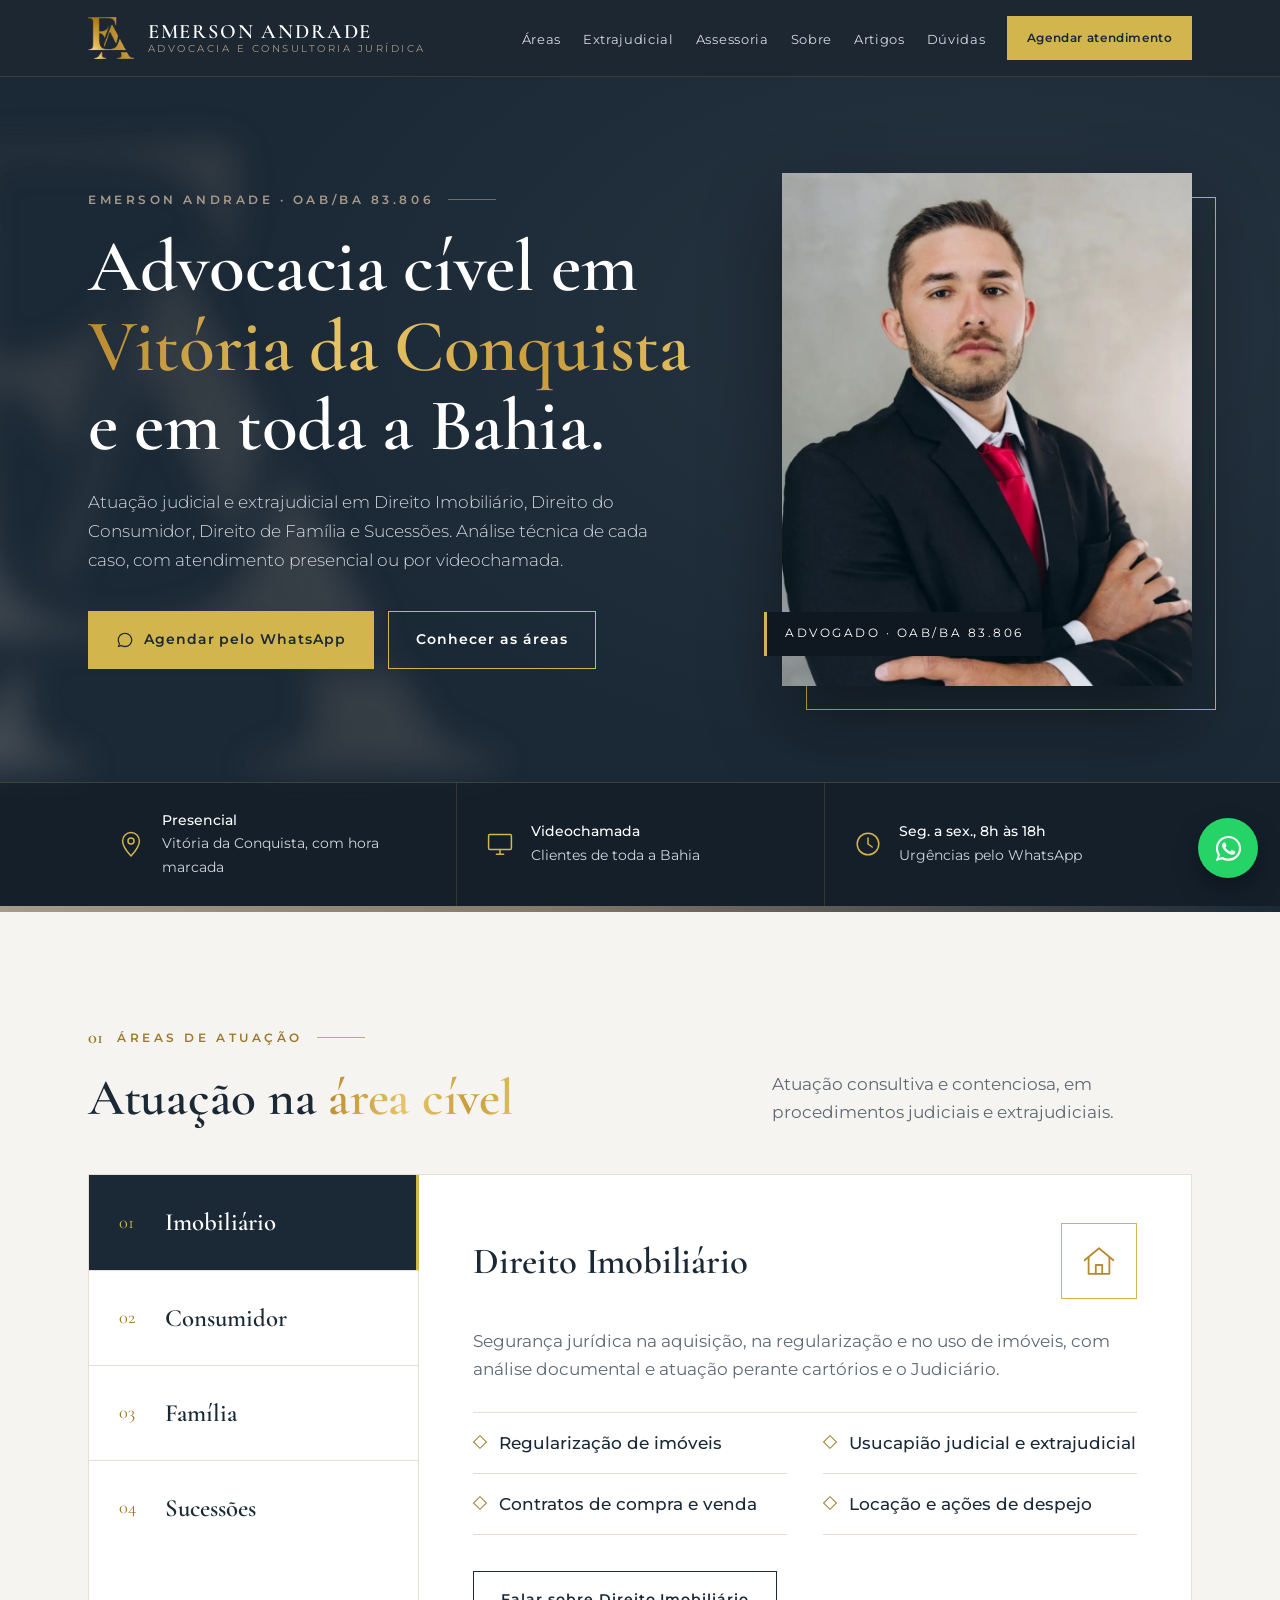
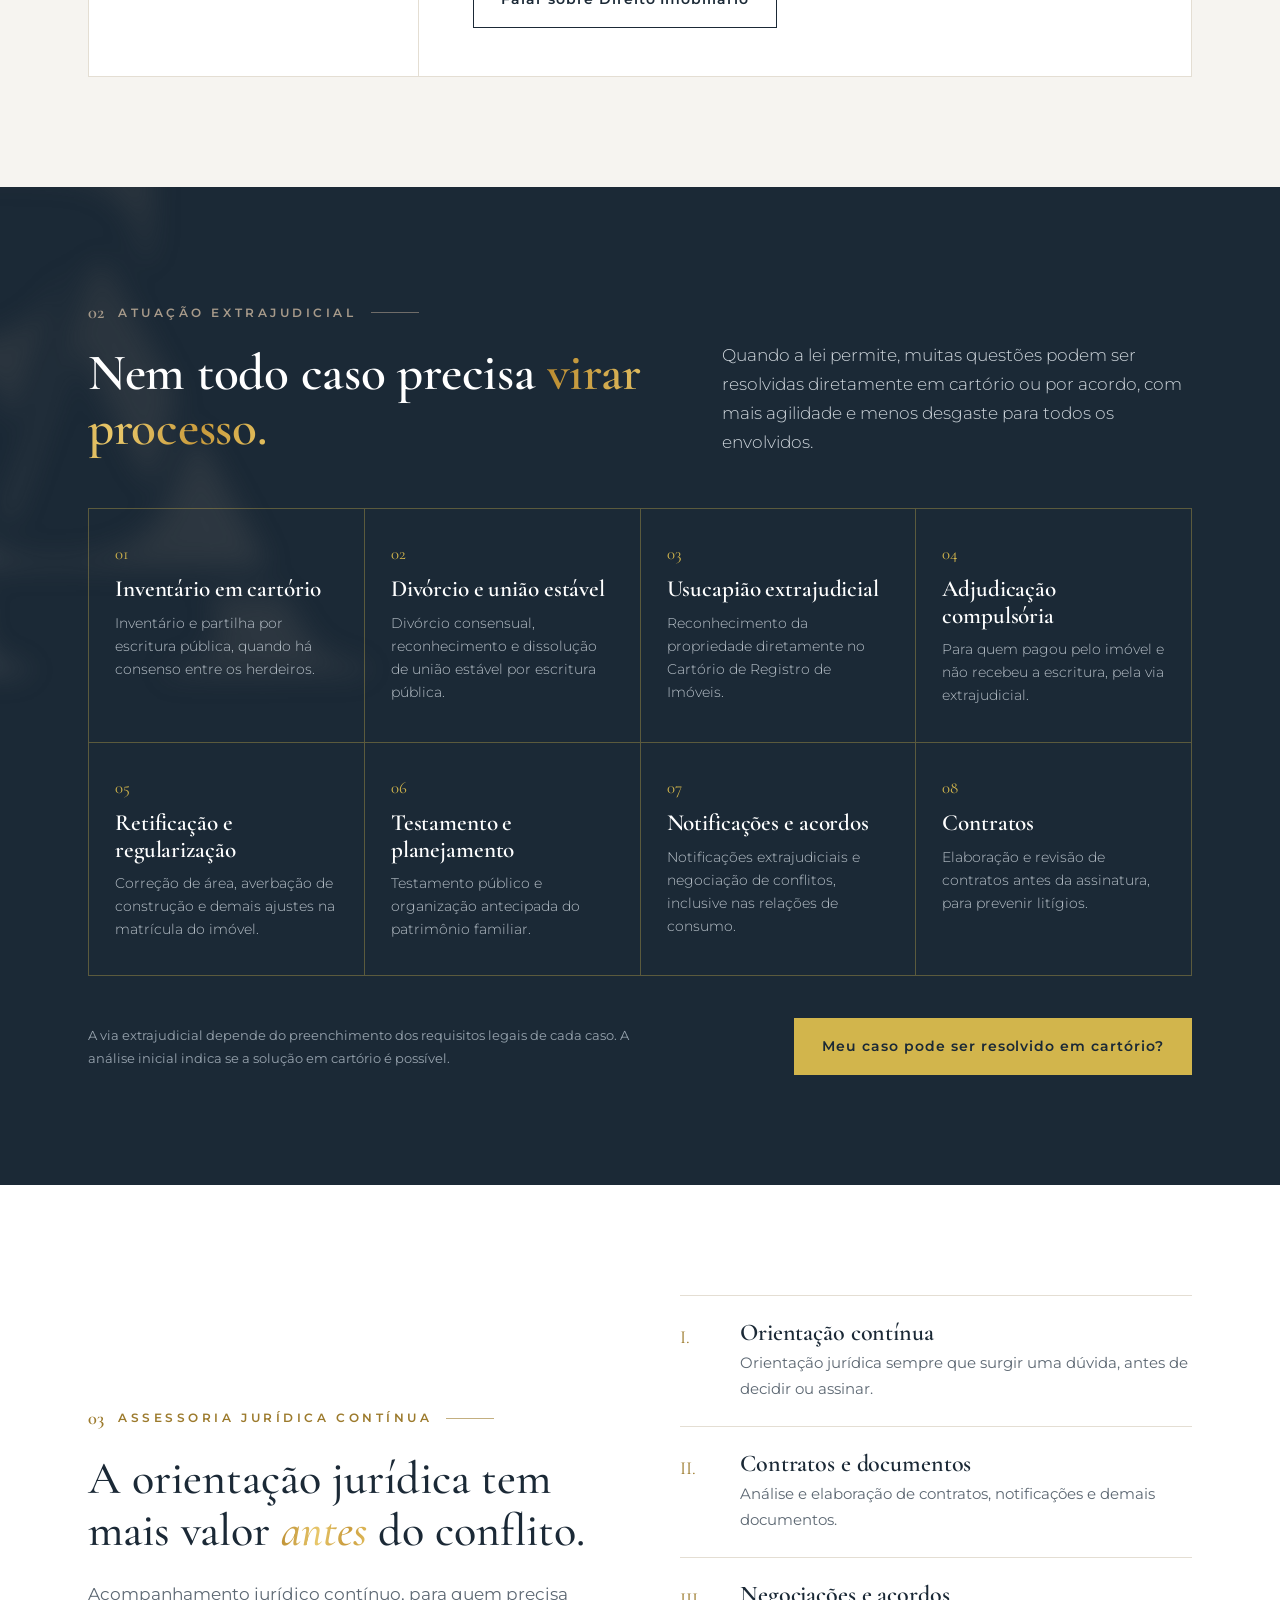
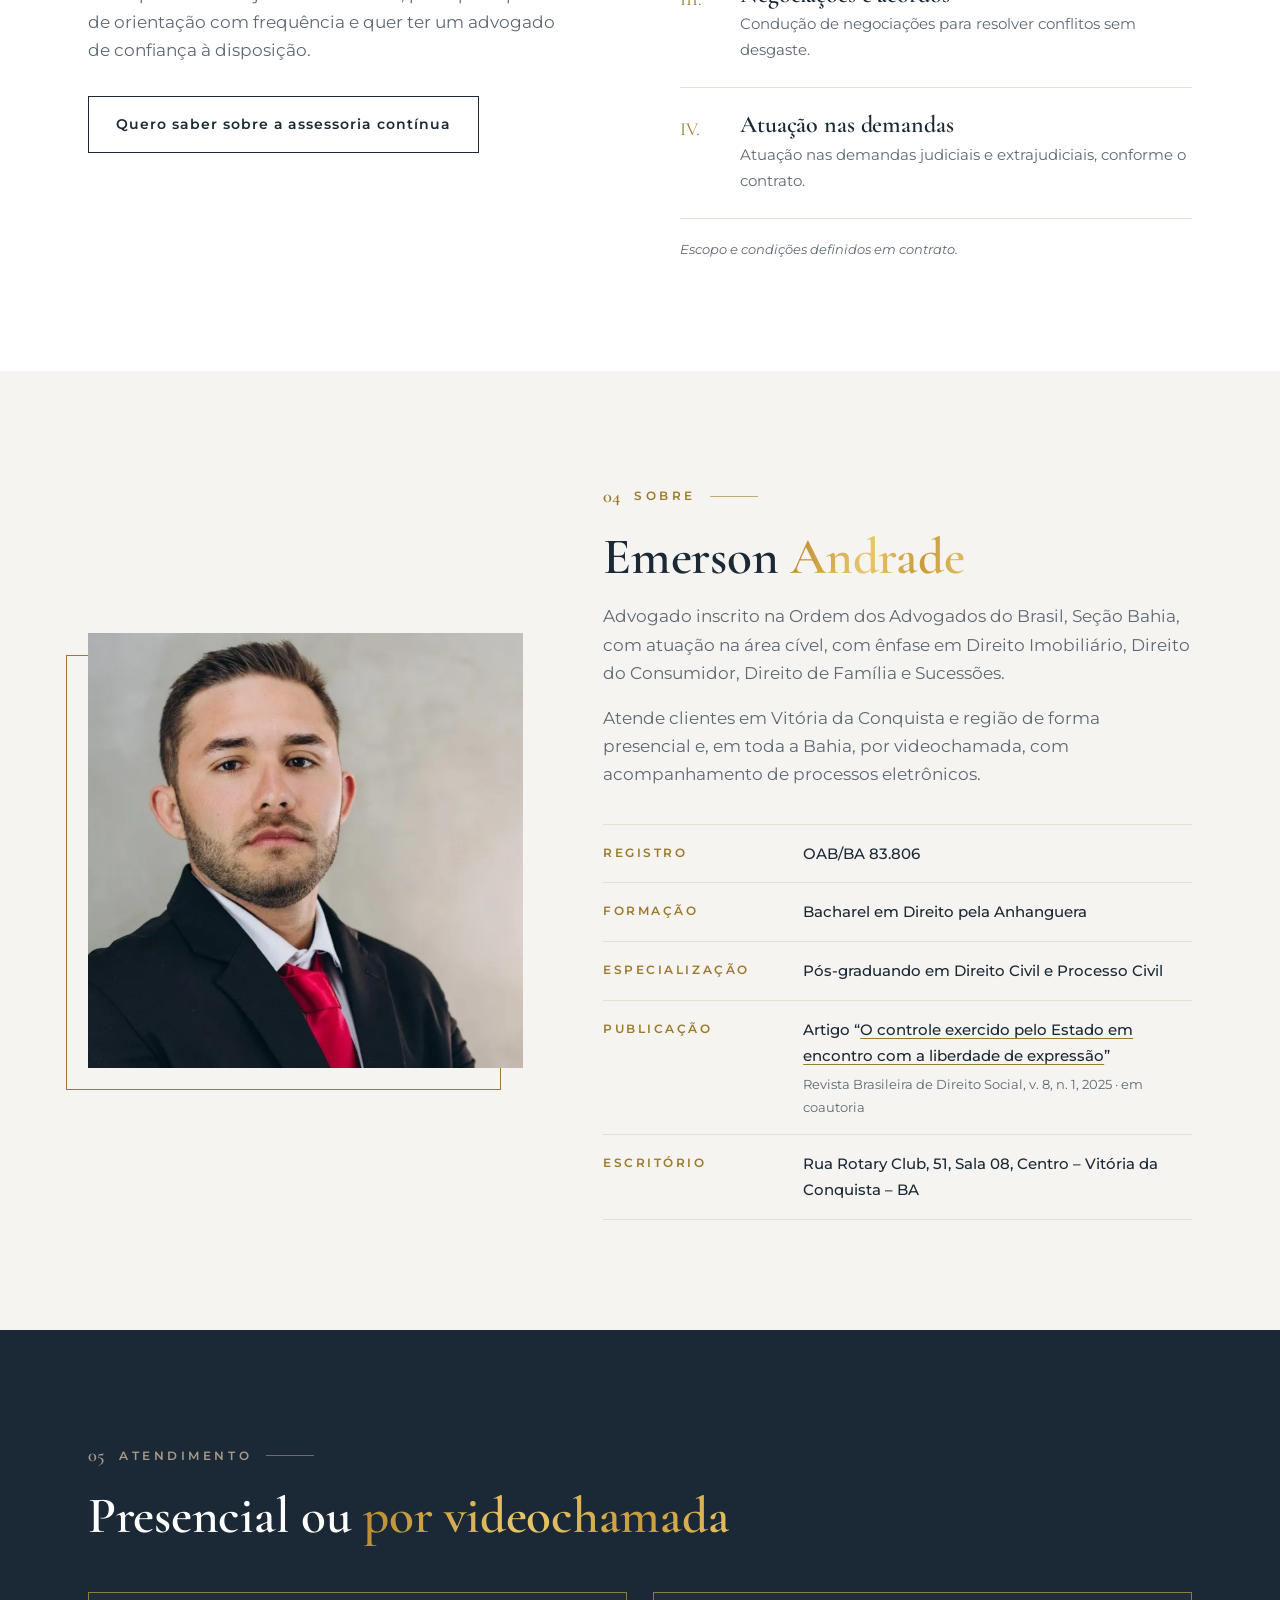
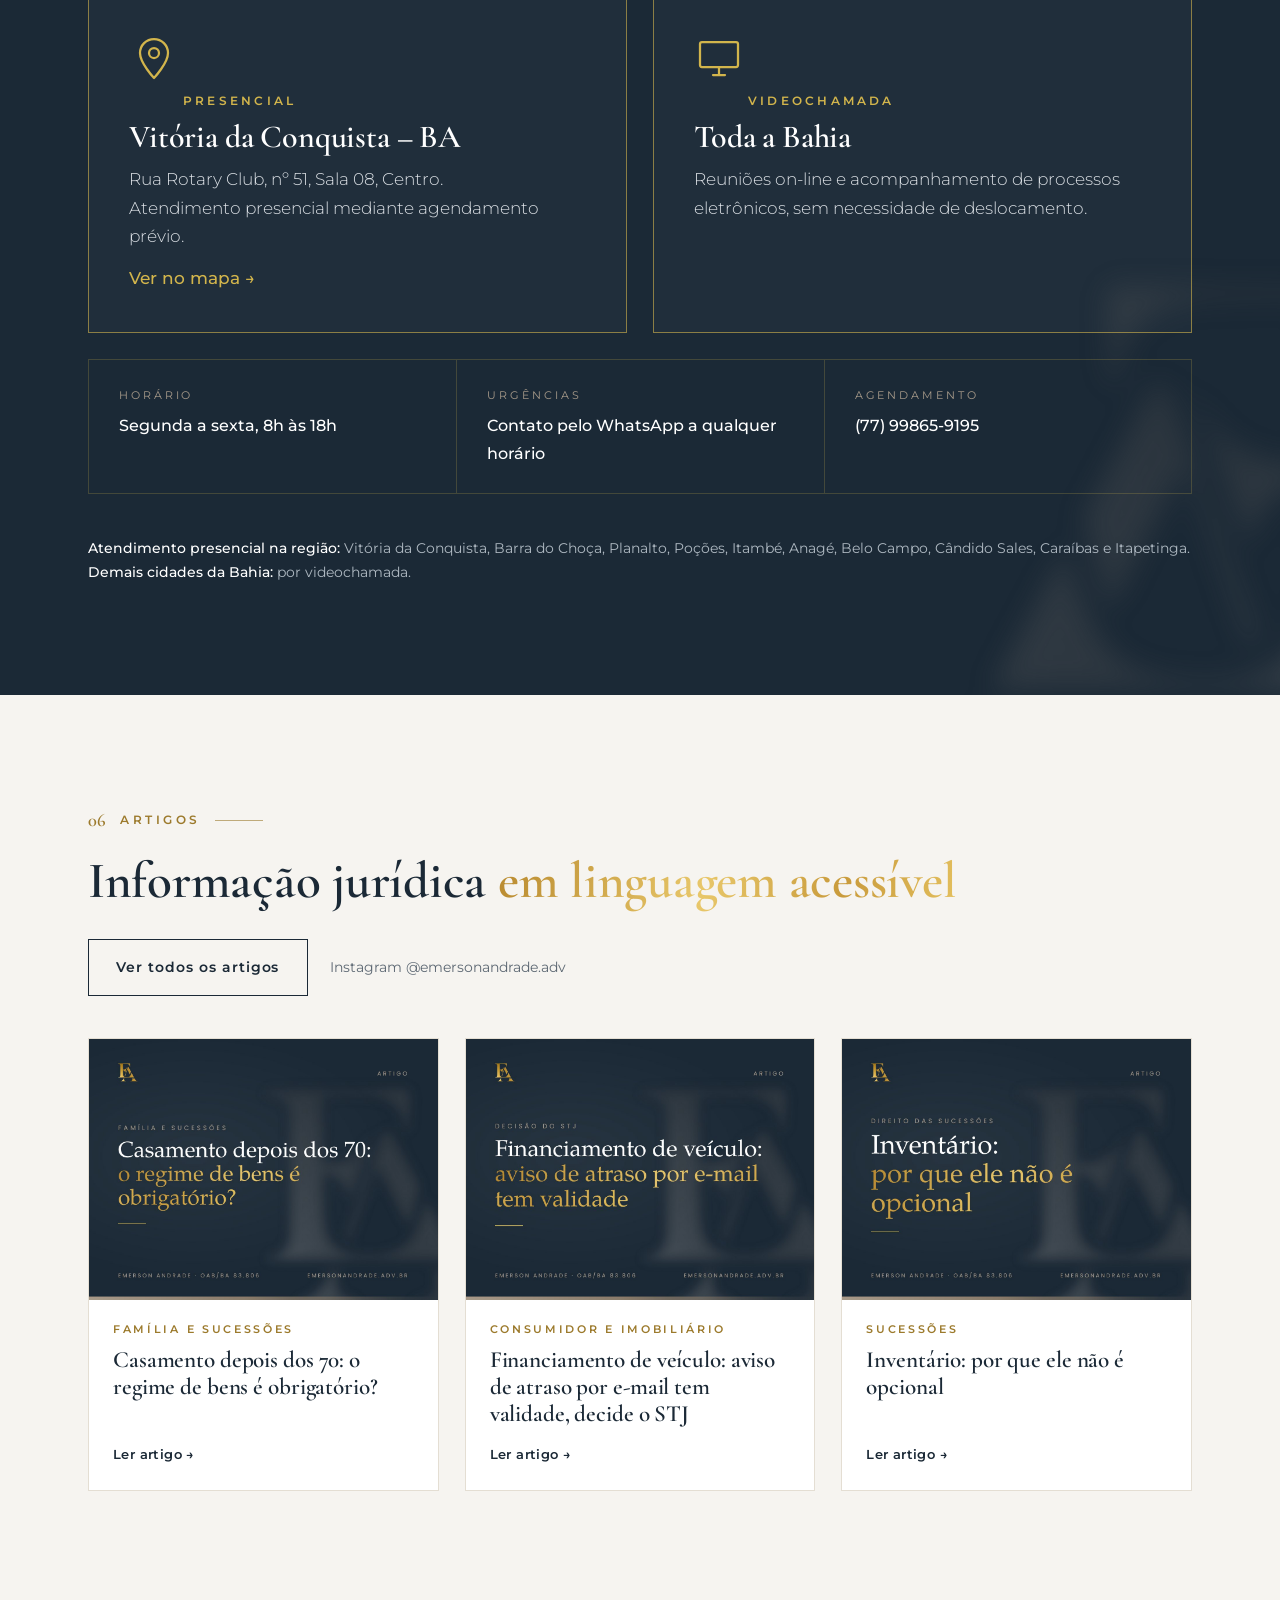
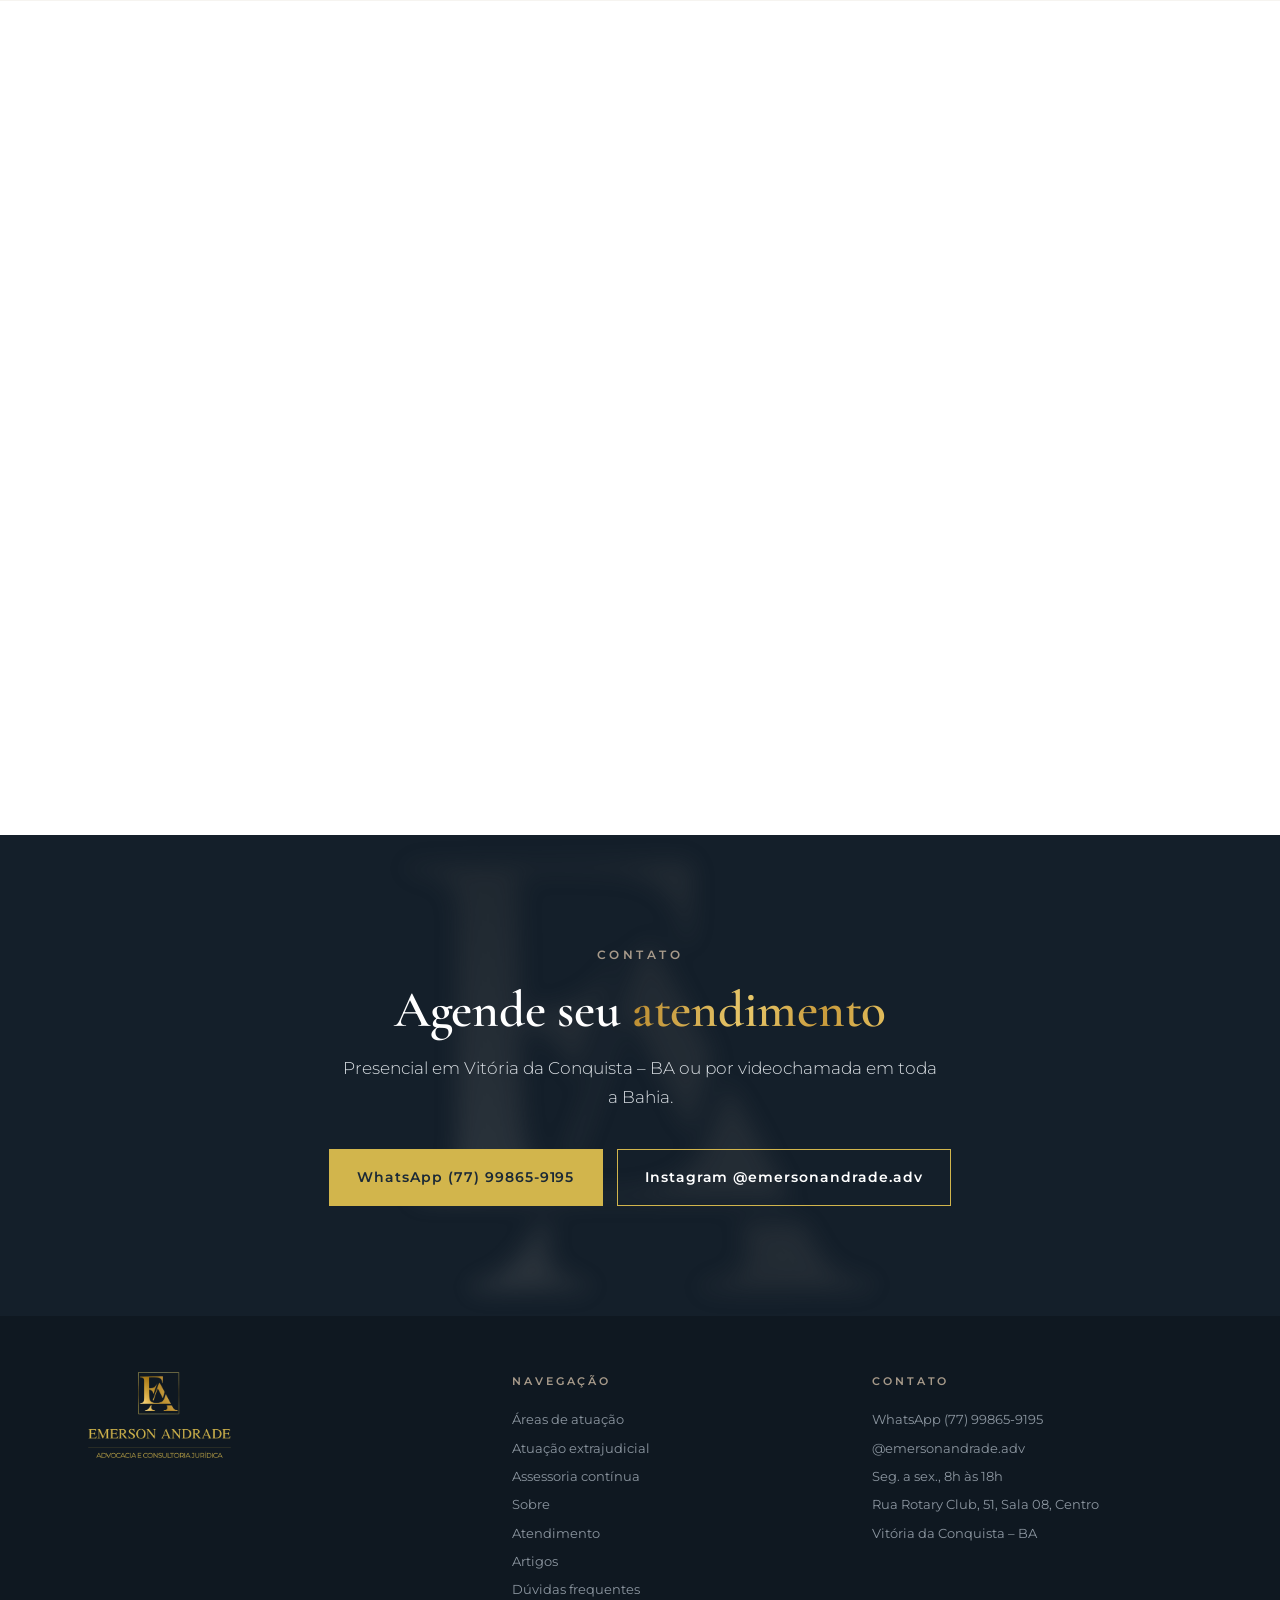
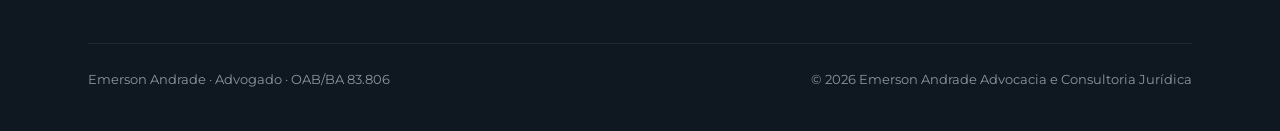
<file: index.html>
<!doctype html>
<html lang="pt-BR">
<head>
<meta charset="utf-8">
<meta name="viewport" content="width=device-width, initial-scale=1">
<title>Emerson Andrade | Advogado em Vitória da Conquista – BA | OAB/BA 83.806</title>
<meta name="description" content="Advocacia cível em Vitória da Conquista – BA, com atuação judicial e extrajudicial: Direito Imobiliário, Consumidor, Família e Sucessões. Inventário, divórcio e usucapião em cartório. Atendimento presencial com hora marcada e por videochamada em toda a Bahia. OAB/BA 83.806.">
<link rel="canonical" href="https://emersonandrade.adv.br/">
<meta name="robots" content="index, follow">
<meta property="og:type" content="website">
<meta property="og:locale" content="pt_BR">
<meta property="og:title" content="Emerson Andrade | Advocacia e Consultoria Jurídica">
<meta property="og:description" content="Direito Imobiliário, Consumidor, Família e Sucessões. Vitória da Conquista – BA e toda a Bahia.">
<meta property="og:image" content="https://emersonandrade.adv.br/img/og.jpg">
<meta property="og:url" content="https://emersonandrade.adv.br/">
<meta name="theme-color" content="#1B2936">
<link rel="icon" type="image/png" href="img/favicon.png">
<link rel="apple-touch-icon" href="img/favicon.png">
<link rel="preconnect" href="https://fonts.googleapis.com">
<link rel="preconnect" href="https://fonts.gstatic.com" crossorigin>
<link href="https://fonts.googleapis.com/css2?family=Cormorant+Garamond:ital,wght@0,500;0,600;1,500&family=Montserrat:wght@300;400;500;600&display=swap" rel="stylesheet">
<script type="application/ld+json">
{
  "@context": "https://schema.org",
  "@type": "LegalService",
  "name": "Emerson Andrade Advocacia e Consultoria Jurídica",
  "url": "https://emersonandrade.adv.br/",
  "logo": "https://emersonandrade.adv.br/img/favicon.png",
  "image": "https://emersonandrade.adv.br/img/og.jpg",
  "telephone": "+55-77-99865-9195",
  "priceRange": "Sob consulta",
  "address": {"@type": "PostalAddress", "streetAddress": "Rua Rotary Club, 51, Sala 08, Centro", "addressLocality": "Vitória da Conquista", "addressRegion": "BA", "addressCountry": "BR"},
  "areaServed": [
    {"@type": "City", "name": "Vitória da Conquista"},
    {"@type": "State", "name": "Bahia"}
  ],
  "openingHoursSpecification": [{"@type": "OpeningHoursSpecification", "dayOfWeek": ["Monday","Tuesday","Wednesday","Thursday","Friday"], "opens": "08:00", "closes": "18:00"}],
  "knowsAbout": ["Direito Imobiliário", "Direito do Consumidor", "Direito de Família", "Direito das Sucessões", "Inventário extrajudicial", "Divórcio extrajudicial", "Usucapião extrajudicial", "Adjudicação compulsória extrajudicial", "Retificação de registro imobiliário", "Planejamento sucessório", "Contratos", "Assessoria jurídica contínua"],
  "founder": {"@type": "Person", "@id": "https://emersonandrade.adv.br/#emerson", "name": "Emerson Andrade", "alternateName": "Emerson Santana de Andrade da Costa", "jobTitle": "Advogado", "identifier": "OAB/BA 83.806", "workLocation": {"@type": "Place", "name": "Vitória da Conquista - BA"}, "image": "https://emersonandrade.adv.br/img/emerson-retrato.jpg", "sameAs": ["https://www.instagram.com/emersonandrade.adv/"]},
  "sameAs": ["https://www.instagram.com/emersonandrade.adv/", "https://maps.google.com/?cid=7492074179076062159"]
}
</script>
<script type="application/ld+json">
{
  "@context": "https://schema.org",
  "@type": "ScholarlyArticle",
  "headline": "O controle exercido pelo Estado em encontro com a liberdade de expressão",
  "url": "https://rbds.ieprev.com.br/rbds/article/view/297",
  "datePublished": "2025-02-27",
  "inLanguage": "pt-BR",
  "author": [
    {"@type": "Person", "name": "Celeste Dias Amorim"},
    {"@type": "Person", "@id": "https://emersonandrade.adv.br/#emerson", "name": "Emerson Santana de Andrade da Costa"}
  ],
  "isPartOf": {"@type": "PublicationIssue", "issueNumber": "1", "isPartOf": {"@type": "PublicationVolume", "volumeNumber": "8", "isPartOf": {"@type": "Periodical", "name": "Revista Brasileira de Direito Social", "issn": "2595-7414"}}},
  "pageStart": "5",
  "pageEnd": "18"
}
</script>
<style>
:root{
  --navy:#1B2936; --navy-2:#223446; --navy-deep:#141F2A; --night:#0F1821;
  --gold:#D2B54C; --gold-deep:#9C7A2C; --sand:#A79A8A;
  --paper:#F6F4F0; --line:#E4DED3; --white:#fff; --text:#2B3946; --muted:#5D6873;
  --serif:'Cormorant Garamond', Georgia, 'Times New Roman', serif;
  --sans:'Montserrat', system-ui, -apple-system, 'Segoe UI', Roboto, sans-serif;
  --max:1160px;
}
*{box-sizing:border-box;margin:0;padding:0}
html{scroll-behavior:smooth;scroll-padding-top:84px}
body{font-family:var(--sans);color:var(--text);background:var(--paper);line-height:1.7;font-size:16.5px;-webkit-font-smoothing:antialiased}
img{max-width:100%;height:auto;display:block}
a{color:inherit}
:focus-visible{outline:2px solid var(--gold);outline-offset:3px}
.wrap{max-width:var(--max);margin:0 auto;padding:0 28px}
.skip{position:absolute;left:-999px;top:0;background:var(--gold);color:var(--navy);padding:10px 16px;z-index:100}
.skip:focus{left:12px;top:12px}

h1,h2,h3{font-family:var(--serif);font-weight:600;line-height:1.08;letter-spacing:-.005em}
h2{font-size:clamp(2.1rem,4.2vw,3.2rem);color:var(--navy)}
.on-dark h2{color:var(--white)}
.gold-text{background:linear-gradient(100deg,#B98A2F 0%,#E8C76A 45%,#C99B3C 75%,#E3BF5E 100%);-webkit-background-clip:text;background-clip:text;color:transparent}
.eyebrow{display:flex;align-items:center;gap:14px;font-size:.74rem;letter-spacing:.3em;text-transform:uppercase;font-weight:600;color:var(--gold-deep);margin-bottom:1.1rem}
.eyebrow b{font-family:var(--serif);font-size:1.15rem;letter-spacing:0;font-weight:600}
.eyebrow::after{content:"";width:48px;height:1px;background:currentColor;opacity:.6}
.on-dark .eyebrow{color:var(--sand)}
.lead{font-size:1.06rem;font-weight:300;max-width:600px}
section{padding:110px 0;position:relative}
.on-dark{background:var(--navy);color:#D9DEE3}

.btn{display:inline-flex;align-items:center;justify-content:center;gap:.6rem;padding:1rem 1.7rem;font-weight:600;font-size:.86rem;letter-spacing:.07em;text-decoration:none;border:1.5px solid var(--gold);transition:background .2s,color .2s,transform .2s;cursor:pointer;font-family:var(--sans)}
.btn:hover{transform:translateY(-1px)}
.btn-gold{background:var(--gold);color:var(--navy)}
.btn-gold:hover{background:#E0C35F}
.btn-ghost{color:var(--white);background:transparent}
.btn-ghost:hover{background:rgba(210,181,76,.12)}
.btn-dark{color:var(--navy);border-color:var(--navy);background:transparent}
.btn-dark:hover{background:var(--navy);color:var(--white)}
.btn svg{width:18px;height:18px;fill:currentColor;flex:none}

/* ---------- header ---------- */
header{position:sticky;top:0;z-index:50;background:rgba(20,31,42,.96);backdrop-filter:saturate(1.2) blur(8px);border-bottom:1px solid rgba(210,181,76,.16)}
.nav{display:flex;align-items:center;justify-content:space-between;height:76px}
.brand{display:flex;align-items:center;gap:14px;text-decoration:none;color:var(--white)}
.brand img{height:42px;width:auto}
.brand-txt{display:flex;flex-direction:column;line-height:1.1}
.brand-txt strong{font-family:var(--serif);font-weight:600;font-size:1.28rem;letter-spacing:.09em}
.brand-txt small{font-size:.6rem;letter-spacing:.26em;color:var(--sand);text-transform:uppercase}
.menu{display:flex;gap:22px;list-style:none;align-items:center}
.menu a,.brand-txt strong,.brand-txt small{white-space:nowrap}
.menu a{text-decoration:none;color:#D5DAE0;font-size:.84rem;letter-spacing:.05em;transition:color .2s}
.menu a:hover{color:var(--gold)}
.menu .btn{padding:.65rem 1.15rem;font-size:.78rem;color:var(--navy)}
.burger{display:none;background:none;border:1px solid rgba(210,181,76,.5);color:var(--white);width:44px;height:40px;font-size:1.2rem;cursor:pointer}

/* ---------- hero ---------- */
.hero{background:var(--navy);color:var(--white);overflow:hidden;padding:96px 0 0}
.hero::before{content:"";position:absolute;left:-220px;top:20px;width:760px;height:740px;background:url(img/marca-dagua.png) no-repeat left top/contain;opacity:.42;pointer-events:none}
.hero::after{content:"";position:absolute;inset:0;background:radial-gradient(ellipse at 78% 30%,rgba(255,255,255,.05),transparent 55%);pointer-events:none}
.hero-grid{position:relative;z-index:1;display:grid;grid-template-columns:1.2fr .8fr;gap:70px;align-items:center;padding-bottom:96px}
.hero .eyebrow{color:var(--sand)}
.hero h1{font-size:clamp(2.7rem,5.8vw,4.6rem);margin-bottom:1.4rem}
.hero .lead{color:#D3D9DF}
.ctas{display:flex;gap:14px;flex-wrap:wrap;margin-top:2.3rem}
.portrait{position:relative;justify-self:end;width:100%;max-width:410px}
.portrait::before{content:"";position:absolute;inset:0;border:1.5px solid var(--gold);transform:translate(24px,24px)}
.portrait img{position:relative;box-shadow:0 34px 70px rgba(0,0,0,.4);aspect-ratio:4/5;object-fit:cover;object-position:50% 18%}
.portrait figcaption{position:absolute;left:-18px;bottom:30px;background:var(--night);color:var(--white);border-left:3px solid var(--gold);padding:12px 18px;font-size:.72rem;letter-spacing:.22em;text-transform:uppercase}
.strip{position:relative;z-index:1;border-top:1px solid rgba(210,181,76,.22);background:rgba(15,24,33,.55)}
.strip ul{list-style:none;display:grid;grid-template-columns:repeat(3,1fr)}
.strip li{display:flex;align-items:center;gap:16px;padding:26px 28px;font-size:.88rem;color:#CFD6DC}
.strip li+li{border-left:1px solid rgba(210,181,76,.16)}
.strip svg{width:30px;height:30px;flex:none}
.strip b{display:block;color:var(--white);font-weight:500}
.gradbar{height:6px;background:linear-gradient(90deg,#A79A8A,#8A7C6C 40%,var(--navy))}

/* ---------- areas (tabs) ---------- */
.areas-head{display:flex;justify-content:space-between;align-items:end;gap:40px;flex-wrap:wrap;margin-bottom:3rem}
.areas-head p{max-width:420px;color:var(--muted)}
.tabs{display:grid;grid-template-columns:330px 1fr;border:1px solid var(--line);background:var(--white)}
.tablist{display:flex;flex-direction:column;border-right:1px solid var(--line)}
.tab{all:unset;cursor:pointer;display:flex;align-items:center;gap:18px;padding:26px 30px;border-bottom:1px solid var(--line);transition:background .2s;position:relative}
.tab:last-child{border-bottom:0}
.tab .n{font-family:var(--serif);font-size:1.15rem;color:var(--gold-deep);width:28px}
.tab .t{font-family:var(--serif);font-size:1.55rem;font-weight:600;color:var(--navy)}
.tab:hover{background:#FAF8F4}
.tab[aria-selected="true"]{background:var(--navy)}
.tab[aria-selected="true"] .t{color:var(--white)}
.tab[aria-selected="true"] .n{color:var(--gold)}
.tab[aria-selected="true"]::after{content:"";position:absolute;right:-1px;top:0;bottom:0;width:3px;background:var(--gold)}
.tab:focus-visible{outline:2px solid var(--gold);outline-offset:-2px}
.panel{padding:48px 54px;display:grid;grid-template-columns:1fr auto;gap:28px 40px;align-content:start}
.panel[hidden]{display:none}
.panel h3{font-size:2.3rem;color:var(--navy);grid-column:1;grid-row:1;align-self:center}
.panel .desc{grid-column:1/-1;color:var(--muted);max-width:640px}
.panel ul{grid-column:1/-1;list-style:none;display:grid;grid-template-columns:1fr 1fr;gap:0 36px;border-top:1px solid var(--line)}
.panel li{padding:16px 0 16px 26px;border-bottom:1px solid var(--line);position:relative;font-weight:500;color:var(--navy)}
.panel li::before{content:"";position:absolute;left:2px;top:24px;width:8px;height:8px;border:1.5px solid var(--gold-deep);transform:rotate(45deg)}
.panel .icon{width:76px;height:76px;border:1.5px solid var(--gold);display:flex;align-items:center;justify-content:center;grid-row:1;grid-column:2}
.panel .icon svg{width:40px;height:40px}
.panel .btn{grid-column:1/-1;justify-self:start;margin-top:8px}

/* ---------- preventiva ---------- */
.prev{background:var(--white)}
.quote{font-family:var(--serif);font-weight:500;font-size:clamp(2rem,4vw,3.1rem);line-height:1.15;color:var(--navy);max-width:900px}
.quote em{font-style:italic}
.pillars{display:grid;grid-template-columns:repeat(3,1fr);gap:36px;margin-top:4rem}
.pillar{border-top:1.5px solid var(--navy);padding-top:26px}
.pillar span{font-family:var(--serif);font-size:1rem;color:var(--gold-deep);letter-spacing:.1em}
.pillar h3{font-size:1.75rem;color:var(--navy);margin:.4rem 0 .6rem}
.pillar p{color:var(--muted);font-size:.95rem}

/* ---------- sobre ---------- */
.sobre-grid{display:grid;grid-template-columns:.85fr 1.15fr;gap:80px;align-items:center}
.frame{position:relative;max-width:440px}
.frame::before{content:"";position:absolute;inset:0;border:1.5px solid var(--gold-deep);transform:translate(-22px,22px)}
.frame img{position:relative;aspect-ratio:1/1;object-fit:cover}
.sobre p{color:var(--muted);margin-top:1.1rem;max-width:600px}
.creds{list-style:none;margin-top:2.2rem;border-top:1px solid var(--line)}
.creds li{display:grid;grid-template-columns:180px 1fr;gap:20px;padding:16px 0;border-bottom:1px solid var(--line);font-size:.95rem}
.creds li span{font-size:.72rem;letter-spacing:.22em;text-transform:uppercase;color:var(--gold-deep);font-weight:600;padding-top:3px}
.creds li b{font-weight:500;color:var(--navy)}
.creds li b a{color:var(--navy);text-decoration:underline;text-decoration-color:var(--gold-deep);text-underline-offset:3px}
.creds li b a:hover{color:var(--gold-deep)}
.creds li b small{display:block;font-weight:400;font-size:.84rem;color:var(--muted);margin-top:4px}

/* ---------- atendimento ---------- */
.atend{overflow:hidden}
.atend::before{content:"";position:absolute;right:-200px;bottom:-140px;width:620px;height:600px;background:url(img/marca-dagua.png) no-repeat right bottom/contain;opacity:.3;pointer-events:none;transform:scaleX(-1)}
.modes{position:relative;display:grid;grid-template-columns:1fr 1fr;gap:26px;margin-top:3rem}
.mode{border:1.5px solid rgba(210,181,76,.6);padding:40px;background:rgba(255,255,255,.025)}
.mode svg{width:50px;height:50px;margin-bottom:22px}
.mode small{font-size:.72rem;letter-spacing:.28em;color:var(--gold);text-transform:uppercase;font-weight:600}
.mode h3{font-size:2rem;color:var(--white);margin:.4rem 0 .7rem}
.mode p{font-weight:300}
.hours{position:relative;display:grid;grid-template-columns:repeat(3,1fr);margin-top:26px;border:1px solid rgba(210,181,76,.22)}
.hours div{padding:26px 30px}
.hours div+div{border-left:1px solid rgba(210,181,76,.22)}
.hours span{display:block;font-size:.7rem;letter-spacing:.26em;text-transform:uppercase;color:var(--sand);margin-bottom:6px}
.hours b{color:var(--white);font-weight:500;font-size:1rem}
.cities{position:relative;margin-top:2.6rem;font-size:.9rem;color:#AEB8C1}
.cities strong{color:var(--white);font-weight:500}

/* ---------- conteúdo ---------- */
.content-grid{display:grid;grid-template-columns:auto 1fr;gap:64px;align-items:center;background:var(--white);border:1px solid var(--line);padding:46px}
.content-grid img{width:250px;box-shadow:0 20px 40px rgba(27,41,54,.18)}
.content-grid p{color:var(--muted);max-width:520px;margin:1rem 0 1.8rem}

/* ---------- faq ---------- */
.faq{background:var(--white)}
.faq-grid{display:grid;grid-template-columns:.8fr 1.2fr;gap:70px;align-items:start}
.faq-grid .note{font-size:.84rem;color:var(--muted);margin-top:1.4rem;max-width:320px}
details{border-bottom:1px solid var(--line)}
details:first-child{border-top:1px solid var(--line)}
summary{cursor:pointer;list-style:none;padding:24px 4px;font-weight:500;color:var(--navy);display:flex;justify-content:space-between;align-items:center;gap:24px;font-size:1.02rem}
summary::-webkit-details-marker{display:none}
summary::after{content:"";flex:none;width:12px;height:12px;border-right:1.5px solid var(--gold-deep);border-bottom:1.5px solid var(--gold-deep);transform:rotate(45deg);transition:transform .25s;margin-top:-6px}
details[open] summary::after{transform:rotate(-135deg);margin-top:6px}
details p{padding:0 4px 26px;color:var(--muted);max-width:640px}

/* ---------- cta ---------- */
.cta{background:var(--navy-deep);color:#D9DEE3;text-align:center;overflow:hidden}
.cta::before{content:"";position:absolute;left:50%;top:50%;width:520px;height:500px;transform:translate(-50%,-50%);background:url(img/marca-dagua.png) no-repeat center/contain;opacity:.22;pointer-events:none}
.cta .wrap{position:relative}
.cta .eyebrow{justify-content:center;color:var(--sand)}
.cta .eyebrow::after{display:none}
.cta h2{color:var(--white);margin-bottom:1rem}
.cta .lead{margin:0 auto}
.cta .ctas{justify-content:center}

footer{background:var(--night);color:#8C96A0;font-size:.82rem;padding:56px 0 40px}
.foot{display:grid;grid-template-columns:1.2fr 1fr 1fr;gap:40px;align-items:start}
.foot img{height:86px;width:auto}
.foot h4{font-size:.7rem;letter-spacing:.26em;text-transform:uppercase;color:var(--sand);margin-bottom:14px;font-weight:600}
.foot ul{list-style:none}
.foot li{padding:3px 0}
.foot a{text-decoration:none}
.foot a:hover{color:var(--gold)}
.legal{margin-top:40px;padding-top:24px;border-top:1px solid rgba(255,255,255,.07);display:flex;justify-content:space-between;gap:20px;flex-wrap:wrap}

.wa{position:fixed;right:22px;bottom:22px;z-index:60;width:60px;height:60px;border-radius:50%;background:#25D366;display:flex;align-items:center;justify-content:center;box-shadow:0 12px 26px rgba(0,0,0,.28);transition:transform .2s}
.wa:hover{transform:scale(1.06)}
.wa svg{width:31px;height:31px;fill:#fff}

/* reveal */
.reveal{opacity:0;transform:translateY(18px);transition:opacity .7s ease,transform .7s ease}
.reveal.in{opacity:1;transform:none}
@media (prefers-reduced-motion:reduce){.reveal{opacity:1;transform:none;transition:none}html{scroll-behavior:auto}}

/* ---------- responsivo ---------- */
@media (max-width:1020px){
  .hero-grid,.sobre-grid,.faq-grid{grid-template-columns:1fr;gap:56px}
  .portrait{justify-self:start;max-width:360px}
  .tabs{grid-template-columns:1fr}
  .tablist{flex-direction:row;overflow-x:auto;border-right:0;border-bottom:1px solid var(--line)}
  .tab{border-bottom:0;border-right:1px solid var(--line);padding:18px 22px;white-space:nowrap}
  .tab .t{font-size:1.25rem}
  .tab[aria-selected="true"]::after{right:0;left:0;top:auto;bottom:-1px;width:auto;height:3px}
  .pillars{grid-template-columns:1fr;gap:28px}
  .content-grid{grid-template-columns:1fr;gap:34px}
  .foot{grid-template-columns:1fr 1fr}
}
@media (max-width:760px){
  body{font-size:16px}
  section{padding:76px 0}
  .wrap{padding:0 20px}
  .menu{display:none;position:absolute;top:76px;left:0;right:0;background:var(--navy-deep);flex-direction:column;align-items:flex-start;padding:22px 20px 28px;gap:18px;border-bottom:1px solid rgba(210,181,76,.2)}
  .menu.open{display:flex}
  .burger{display:block}
  .brand-txt strong{font-size:1.08rem}
  .hero{padding-top:64px}
  .hero-grid{padding-bottom:70px}
  .portrait{max-width:calc(100% - 18px)}
  .portrait::before{transform:translate(14px,14px)}
  .portrait figcaption{left:-6px}
  .strip ul{grid-template-columns:1fr}
  .strip li+li{border-left:0;border-top:1px solid rgba(210,181,76,.16)}
  .strip li{padding:18px 20px}
  .tablist{display:grid;grid-template-columns:1fr 1fr;overflow:visible}
  .tab{white-space:normal;padding:16px 18px;border-bottom:1px solid var(--line)}
  .tab:nth-child(2n){border-right:0}
  .tab .t{font-size:1.15rem}
  .hero .eyebrow::after{display:none}
  .panel{padding:32px 24px;grid-template-columns:1fr}
  .panel .icon{grid-column:1;grid-row:auto;width:62px;height:62px}
  .panel h3{font-size:1.9rem;grid-row:2}
  .panel ul{grid-template-columns:1fr}
  .modes,.hours{grid-template-columns:1fr}
  .hours div+div{border-left:0;border-top:1px solid rgba(210,181,76,.22)}
  .mode{padding:30px 26px}
  .creds li{grid-template-columns:1fr;gap:2px}
  .frame{max-width:calc(100% - 18px);margin-left:18px}
  .frame::before{transform:translate(-14px,14px)}
  .content-grid{padding:28px 22px}
  .content-grid img{width:200px}
  .foot{grid-template-columns:1fr}
  .ctas .btn{width:100%}
}

/* ---------- extrajudicial ---------- */
.extra{overflow:hidden}
.extra::before{content:"";position:absolute;left:-220px;top:-60px;width:620px;height:600px;background:url(img/marca-dagua.png) no-repeat left top/contain;opacity:.28;pointer-events:none}
.extra .wrap{position:relative}
.extra-head{display:grid;grid-template-columns:1.1fr .9fr;gap:60px;align-items:end;margin-bottom:3.2rem}
.extra-head .lead{color:#CFD6DC}
.ex-grid{display:grid;grid-template-columns:repeat(4,1fr);border-top:1px solid rgba(210,181,76,.35);border-left:1px solid rgba(210,181,76,.35)}
.ex{padding:30px 26px 34px;border-right:1px solid rgba(210,181,76,.35);border-bottom:1px solid rgba(210,181,76,.35);transition:background .25s}
.ex:hover{background:rgba(255,255,255,.035)}
.ex span{font-family:var(--serif);font-size:1.05rem;color:var(--gold)}
.ex h3{font-size:1.45rem;color:var(--white);margin:.5rem 0 .55rem;line-height:1.15}
.ex p{font-size:.9rem;font-weight:300;color:#B9C2CA;line-height:1.6}
.extra-foot{display:flex;justify-content:space-between;align-items:center;gap:30px;flex-wrap:wrap;margin-top:2.6rem}
.extra-foot p{font-size:.84rem;color:#97A3AE;max-width:560px}
@media (max-width:1020px){.extra-head{grid-template-columns:1fr;gap:20px}.ex-grid{grid-template-columns:1fr 1fr}}
@media (max-width:760px){.ex-grid{grid-template-columns:1fr}.ex{padding:24px 22px}}

/* ---------- assessoria ---------- */
.as-grid{display:grid;grid-template-columns:1fr 1fr;gap:80px;align-items:center}
.as-lead{color:var(--muted);margin:1.4rem 0 2rem;max-width:480px}
.as-list{list-style:none;border-top:1px solid var(--line)}
.as-list li{display:flex;gap:26px;padding:24px 0;border-bottom:1px solid var(--line)}
.as-list span{flex:none;width:34px;font-family:var(--serif);font-size:1.15rem;color:var(--gold-deep);padding-top:2px}
.as-list h3{font-size:1.5rem;color:var(--navy);margin-bottom:.25rem}
.as-list p{color:var(--muted);font-size:.95rem}
.as-note{font-size:.84rem;color:var(--muted);margin-top:1.2rem;font-style:italic}
@media (max-width:1020px){.as-grid{grid-template-columns:1fr;gap:44px}}
@media (max-width:1240px){
  .menu{display:none;position:absolute;top:76px;left:0;right:0;background:var(--navy-deep);flex-direction:column;align-items:flex-start;padding:22px 20px 28px;gap:18px;border-bottom:1px solid rgba(210,181,76,.2)}
  .menu.open{display:flex}
  .burger{display:block}
}

/* ---------- artigos ---------- */
.art-head{display:flex;justify-content:space-between;align-items:flex-end;gap:30px;flex-wrap:wrap;margin-bottom:2.6rem}
.art-links{display:flex;align-items:center;gap:22px;flex-wrap:wrap}
.art-links .ig{font-size:.86rem;color:var(--muted);text-decoration:none}
.art-links .ig:hover{color:var(--gold-deep)}
.art-grid{display:grid;grid-template-columns:repeat(3,1fr);gap:26px}
.art-card{background:var(--white);border:1px solid var(--line);text-decoration:none;display:flex;flex-direction:column;padding-bottom:24px;transition:transform .2s,box-shadow .2s,border-color .2s}
.art-card:hover{transform:translateY(-3px);box-shadow:0 16px 30px rgba(27,41,54,.1);border-color:var(--gold)}
.art-card img{aspect-ratio:4/3;object-fit:cover;object-position:50% 50%;width:100%}
.art-card .cat{font-size:.7rem;letter-spacing:.24em;text-transform:uppercase;color:var(--gold-deep);font-weight:600;padding:20px 24px 0}
.art-card h3{font-family:var(--serif);font-weight:600;font-size:1.45rem;line-height:1.15;color:var(--navy);padding:8px 24px 0;flex:1}
.art-card .more-link{font-size:.82rem;font-weight:600;color:var(--navy);padding:16px 24px 0;letter-spacing:.03em}
@media (max-width:1020px){.art-grid{grid-template-columns:1fr 1fr}}
@media (max-width:760px){.art-grid{grid-template-columns:1fr}}
</style>
</head>
<body>
<a class="skip" href="#conteudo">Pular para o conteúdo</a>

<header>
  <div class="wrap nav">
    <a class="brand" href="#inicio" aria-label="Emerson Andrade Advocacia — início">
      <img src="img/monograma.png" alt="" width="114" height="102">
      <span class="brand-txt"><strong>EMERSON ANDRADE</strong><small>Advocacia e Consultoria Jurídica</small></span>
    </a>
    <button class="burger" aria-label="Abrir menu" aria-expanded="false" aria-controls="menu">☰</button>
    <ul class="menu" id="menu">
      <li><a href="#areas">Áreas</a></li>
      <li><a href="#extrajudicial">Extrajudicial</a></li>
      <li><a href="#assessoria">Assessoria</a></li>
      <li><a href="#sobre">Sobre</a></li>
      <li><a href="/artigos/">Artigos</a></li>
      <li><a href="#duvidas">Dúvidas</a></li>
      <li><a class="btn btn-gold" data-wa="Olá! Gostaria de agendar um atendimento." href="https://wa.me/5577998659195" target="_blank" rel="noopener">Agendar atendimento</a></li>
    </ul>
  </div>
</header>

<main id="conteudo">

<!-- HERO -->
<section class="hero" id="inicio">
  <div class="wrap hero-grid">
    <div class="reveal">
      <div class="eyebrow">Emerson Andrade · OAB/BA 83.806</div>
      <h1>Advocacia cível em <span class="gold-text">Vitória da Conquista</span> e em toda a Bahia.</h1>
      <p class="lead">Atuação judicial e extrajudicial em Direito Imobiliário, Direito do Consumidor, Direito de Família e Sucessões. Análise técnica de cada caso, com atendimento presencial ou por videochamada.</p>
      <div class="ctas">
        <a class="btn btn-gold" data-wa="Olá! Gostaria de agendar um atendimento." href="https://wa.me/5577998659195" target="_blank" rel="noopener">
          <svg viewBox="0 0 32 32" aria-hidden="true"><path d="M16 3C8.8 3 3 8.7 3 15.8c0 2.5.7 4.9 2 7L3 29l6.4-2c2 1.1 4.3 1.7 6.6 1.7 7.2 0 13-5.7 13-12.8S23.2 3 16 3zm0 23.4c-2.1 0-4.1-.6-5.8-1.6l-.4-.2-3.8 1.2 1.2-3.7-.3-.4c-1.1-1.8-1.7-3.8-1.7-5.9C5.2 9.9 10 5.2 16 5.2s10.8 4.7 10.8 10.6S22 26.4 16 26.4z"/></svg>
          Agendar pelo WhatsApp</a>
        <a class="btn btn-ghost" href="#areas">Conhecer as áreas</a>
      </div>
    </div>
    <figure class="portrait reveal">
      <img src="img/emerson-andrade.jpg" alt="Emerson Andrade, advogado" width="900" height="1124" fetchpriority="high">
      <figcaption>Advogado · OAB/BA 83.806</figcaption>
    </figure>
  </div>
  <div class="strip">
    <ul class="wrap">
      <li><svg viewBox="0 0 100 100" fill="none" stroke="#D2B54C" stroke-width="5" stroke-linecap="round" stroke-linejoin="round" aria-hidden="true"><path d="M50 90 C50 90 22 60 22 40 A28 28 0 0 1 78 40 C78 60 50 90 50 90 Z"/><circle cx="50" cy="40" r="10"/></svg><span><b>Presencial</b>Vitória da Conquista, com hora marcada</span></li>
      <li><svg viewBox="0 0 100 100" fill="none" stroke="#D2B54C" stroke-width="5" stroke-linecap="round" stroke-linejoin="round" aria-hidden="true"><rect x="12" y="18" width="76" height="50" rx="4"/><path d="M38 84 H62 M50 68 V84"/></svg><span><b>Videochamada</b>Clientes de toda a Bahia</span></li>
      <li><svg viewBox="0 0 100 100" fill="none" stroke="#D2B54C" stroke-width="5" stroke-linecap="round" stroke-linejoin="round" aria-hidden="true"><circle cx="50" cy="50" r="36"/><path d="M50 30 V50 L64 60"/></svg><span><b>Seg. a sex., 8h às 18h</b>Urgências pelo WhatsApp</span></li>
    </ul>
  </div>
</section>
<div class="gradbar" aria-hidden="true"></div>

<!-- ÁREAS -->
<section id="areas">
  <div class="wrap">
    <div class="areas-head reveal">
      <div>
        <div class="eyebrow"><b>01</b> Áreas de atuação</div>
        <h2>Atuação na <span class="gold-text">área cível</span></h2>
      </div>
      <p>Atuação consultiva e contenciosa, em procedimentos judiciais e extrajudiciais.</p>
    </div>

    <div class="tabs reveal">
      <div class="tablist" role="tablist" aria-label="Áreas de atuação">
        <button class="tab" role="tab" id="t1" aria-controls="p1" aria-selected="true"><span class="n">01</span><span class="t">Imobiliário</span></button>
        <button class="tab" role="tab" id="t2" aria-controls="p2" aria-selected="false" tabindex="-1"><span class="n">02</span><span class="t">Consumidor</span></button>
        <button class="tab" role="tab" id="t3" aria-controls="p3" aria-selected="false" tabindex="-1"><span class="n">03</span><span class="t">Família</span></button>
        <button class="tab" role="tab" id="t4" aria-controls="p4" aria-selected="false" tabindex="-1"><span class="n">04</span><span class="t">Sucessões</span></button>
      </div>

      <div class="panel" role="tabpanel" id="p1" aria-labelledby="t1">
        <h3>Direito Imobiliário</h3>
        <div class="icon" aria-hidden="true"><svg viewBox="0 0 100 100" fill="none" stroke="#B98A2F" stroke-width="4.5" stroke-linecap="round" stroke-linejoin="round"><path d="M14 48 L50 18 L86 48"/><path d="M24 40 V82 H76 V40"/><path d="M42 82 V60 H58 V82"/></svg></div>
        <p class="desc">Segurança jurídica na aquisição, na regularização e no uso de imóveis, com análise documental e atuação perante cartórios e o Judiciário.</p>
        <ul><li>Regularização de imóveis</li><li>Usucapião judicial e extrajudicial</li><li>Contratos de compra e venda</li><li>Locação e ações de despejo</li></ul>
        <a class="btn btn-dark" data-wa="Olá! Gostaria de agendar um atendimento sobre Direito Imobiliário." href="https://wa.me/5577998659195" target="_blank" rel="noopener">Falar sobre Direito Imobiliário</a>
      </div>

      <div class="panel" role="tabpanel" id="p2" aria-labelledby="t2" hidden>
        <h3>Direito do Consumidor</h3>
        <div class="icon" aria-hidden="true"><svg viewBox="0 0 100 100" fill="none" stroke="#B98A2F" stroke-width="4.5" stroke-linecap="round" stroke-linejoin="round"><rect x="22" y="34" width="56" height="48" rx="4"/><path d="M38 34 V28 A12 12 0 0 1 62 28 V34"/></svg></div>
        <p class="desc">Atuação em relações de consumo e contratos bancários, com base no Código de Defesa do Consumidor e no entendimento dos tribunais.</p>
        <ul><li>Cobranças indevidas</li><li>Negativação indevida</li><li>Produtos e serviços com defeito</li><li>Revisão de contratos bancários</li></ul>
        <a class="btn btn-dark" data-wa="Olá! Gostaria de agendar um atendimento sobre Direito do Consumidor." href="https://wa.me/5577998659195" target="_blank" rel="noopener">Falar sobre Direito do Consumidor</a>
      </div>

      <div class="panel" role="tabpanel" id="p3" aria-labelledby="t3" hidden>
        <h3>Direito de Família</h3>
        <div class="icon" aria-hidden="true"><svg viewBox="0 0 100 100" fill="none" stroke="#B98A2F" stroke-width="4.5" stroke-linecap="round" stroke-linejoin="round"><circle cx="26" cy="24" r="9"/><circle cx="74" cy="24" r="9"/><circle cx="50" cy="50" r="7"/><path d="M12 86 V60 Q12 40 26 40 Q40 40 40 60 V86"/><path d="M60 86 V60 Q60 40 74 40 Q88 40 88 60 V86"/><path d="M40 86 V75 Q40 63 50 63 Q60 63 60 75 V86"/></svg></div>
        <p class="desc">Condução técnica de questões familiares, pela via consensual ou litigiosa, em cartório ou na Justiça.</p>
        <ul><li>Divórcio judicial e extrajudicial</li><li>Pensão alimentícia</li><li>Guarda e regime de convivência</li><li>Reconhecimento e dissolução de união estável</li></ul>
        <a class="btn btn-dark" data-wa="Olá! Gostaria de agendar um atendimento sobre Direito de Família." href="https://wa.me/5577998659195" target="_blank" rel="noopener">Falar sobre Direito de Família</a>
      </div>

      <div class="panel" role="tabpanel" id="p4" aria-labelledby="t4" hidden>
        <h3>Direito das Sucessões</h3>
        <div class="icon" aria-hidden="true"><svg viewBox="0 0 100 100" fill="none" stroke="#B98A2F" stroke-width="4.5" stroke-linecap="round" stroke-linejoin="round"><path d="M26 12 H62 L76 26 V88 H26 Z"/><path d="M62 12 V26 H76"/><path d="M36 42 H66 M36 54 H66 M36 66 H52"/></svg></div>
        <p class="desc">Formalização da transmissão de bens e organização antecipada do patrimônio, pela via judicial ou extrajudicial.</p>
        <ul><li>Inventário judicial e extrajudicial</li><li>Partilha de bens</li><li>Testamentos</li><li>Planejamento sucessório</li></ul>
        <a class="btn btn-dark" data-wa="Olá! Gostaria de agendar um atendimento sobre Direito das Sucessões." href="https://wa.me/5577998659195" target="_blank" rel="noopener">Falar sobre Direito das Sucessões</a>
      </div>
    </div>
  </div>
</section>

<!-- EXTRAJUDICIAL -->
<section class="extra on-dark" id="extrajudicial">
  <div class="wrap">
    <div class="extra-head reveal">
      <div>
        <div class="eyebrow"><b>02</b> Atuação extrajudicial</div>
        <h2>Nem todo caso precisa <span class="gold-text">virar processo.</span></h2>
      </div>
      <p class="lead">Quando a lei permite, muitas questões podem ser resolvidas diretamente em cartório ou por acordo, com mais agilidade e menos desgaste para todos os envolvidos.</p>
    </div>
    <div class="ex-grid reveal">
      <div class="ex"><span>01</span><h3>Inventário em cartório</h3><p>Inventário e partilha por escritura pública, quando há consenso entre os herdeiros.</p></div>
      <div class="ex"><span>02</span><h3>Divórcio e união estável</h3><p>Divórcio consensual, reconhecimento e dissolução de união estável por escritura pública.</p></div>
      <div class="ex"><span>03</span><h3>Usucapião extrajudicial</h3><p>Reconhecimento da propriedade diretamente no Cartório de Registro de Imóveis.</p></div>
      <div class="ex"><span>04</span><h3>Adjudicação compulsória</h3><p>Para quem pagou pelo imóvel e não recebeu a escritura, pela via extrajudicial.</p></div>
      <div class="ex"><span>05</span><h3>Retificação e regularização</h3><p>Correção de área, averbação de construção e demais ajustes na matrícula do imóvel.</p></div>
      <div class="ex"><span>06</span><h3>Testamento e planejamento</h3><p>Testamento público e organização antecipada do patrimônio familiar.</p></div>
      <div class="ex"><span>07</span><h3>Notificações e acordos</h3><p>Notificações extrajudiciais e negociação de conflitos, inclusive nas relações de consumo.</p></div>
      <div class="ex"><span>08</span><h3>Contratos</h3><p>Elaboração e revisão de contratos antes da assinatura, para prevenir litígios.</p></div>
    </div>
    <div class="extra-foot reveal">
      <p>A via extrajudicial depende do preenchimento dos requisitos legais de cada caso. A análise inicial indica se a solução em cartório é possível.</p>
      <a class="btn btn-gold" data-wa="Olá! Gostaria de saber se o meu caso pode ser resolvido em cartório." href="https://wa.me/5577998659195" target="_blank" rel="noopener">Meu caso pode ser resolvido em cartório?</a>
    </div>
  </div>
</section>

<!-- ASSESSORIA CONTÍNUA -->
<section class="prev" id="assessoria">
  <div class="wrap as-grid">
    <div class="reveal">
      <div class="eyebrow"><b>03</b> Assessoria jurídica contínua</div>
      <p class="quote" style="font-size:clamp(2rem,3.6vw,2.9rem)">A orientação jurídica tem mais valor <em class="gold-text">antes</em> do conflito.</p>
      <p class="as-lead">Acompanhamento jurídico contínuo, para quem precisa de orientação com frequência e quer ter um advogado de confiança à disposição.</p>
      <a class="btn btn-dark" data-wa="Olá! Gostaria de saber mais sobre a assessoria jurídica contínua." href="https://wa.me/5577998659195" target="_blank" rel="noopener">Quero saber sobre a assessoria contínua</a>
    </div>
    <div class="reveal">
      <ul class="as-list">
        <li><span>I.</span><div><h3>Orientação contínua</h3><p>Orientação jurídica sempre que surgir uma dúvida, antes de decidir ou assinar.</p></div></li>
        <li><span>II.</span><div><h3>Contratos e documentos</h3><p>Análise e elaboração de contratos, notificações e demais documentos.</p></div></li>
        <li><span>III.</span><div><h3>Negociações e acordos</h3><p>Condução de negociações para resolver conflitos sem desgaste.</p></div></li>
        <li><span>IV.</span><div><h3>Atuação nas demandas</h3><p>Atuação nas demandas judiciais e extrajudiciais, conforme o contrato.</p></div></li>
      </ul>
      <p class="as-note">Escopo e condições definidos em contrato.</p>
    </div>
  </div>
</section>

<!-- SOBRE -->
<section class="sobre" id="sobre">
  <div class="wrap sobre-grid">
    <div class="frame reveal"><img src="img/emerson-retrato.jpg" alt="Retrato de Emerson Andrade" width="760" height="760" loading="lazy"></div>
    <div class="reveal">
      <div class="eyebrow"><b>04</b> Sobre</div>
      <h2>Emerson <span class="gold-text">Andrade</span></h2>
      <p>Advogado inscrito na Ordem dos Advogados do Brasil, Seção Bahia, com atuação na área cível, com ênfase em Direito Imobiliário, Direito do Consumidor, Direito de Família e Sucessões.</p>
      <p>Atende clientes em Vitória da Conquista e região de forma presencial e, em toda a Bahia, por videochamada, com acompanhamento de processos eletrônicos.</p>
      <ul class="creds">
        <li><span>Registro</span><b>OAB/BA 83.806</b></li>
        <li><span>Formação</span><b>Bacharel em Direito pela Anhanguera</b></li>
        <li><span>Especialização</span><b>Pós-graduando em Direito Civil e Processo Civil</b></li>
        <li><span>Publicação</span><b>Artigo “<a href="https://rbds.ieprev.com.br/rbds/article/view/297" target="_blank" rel="noopener">O controle exercido pelo Estado em encontro com a liberdade de expressão</a>”<small>Revista Brasileira de Direito Social, v. 8, n. 1, 2025 · em coautoria</small></b></li>
        <li><span>Escritório</span><b>Rua Rotary Club, 51, Sala 08, Centro – Vitória da Conquista – BA</b></li>
      </ul>
    </div>
  </div>
</section>

<!-- ATENDIMENTO -->
<section class="atend on-dark" id="atendimento">
  <div class="wrap">
    <div class="eyebrow reveal"><b>05</b> Atendimento</div>
    <h2 class="reveal">Presencial ou <span class="gold-text">por videochamada</span></h2>
    <div class="modes">
      <div class="mode reveal">
        <svg viewBox="0 0 100 100" fill="none" stroke="#D2B54C" stroke-width="4.5" stroke-linecap="round" stroke-linejoin="round" aria-hidden="true"><path d="M50 90 C50 90 22 60 22 40 A28 28 0 0 1 78 40 C78 60 50 90 50 90 Z"/><circle cx="50" cy="40" r="10"/></svg>
        <small>Presencial</small>
        <h3>Vitória da Conquista – BA</h3>
        <p>Rua Rotary Club, nº 51, Sala 08, Centro.<br>Atendimento presencial mediante agendamento prévio.</p>
        <p style="margin-top:14px"><a href="https://www.google.com/maps/search/?api=1&amp;query=Rua+Rotary+Club%2C+51%2C+Centro%2C+Vit%C3%B3ria+da+Conquista+-+BA" target="_blank" rel="noopener" style="color:#D2B54C;font-weight:500;text-decoration:none">Ver no mapa →</a></p>
      </div>
      <div class="mode reveal">
        <svg viewBox="0 0 100 100" fill="none" stroke="#D2B54C" stroke-width="4.5" stroke-linecap="round" stroke-linejoin="round" aria-hidden="true"><rect x="12" y="18" width="76" height="50" rx="4"/><path d="M38 84 H62 M50 68 V84"/></svg>
        <small>Videochamada</small>
        <h3>Toda a Bahia</h3>
        <p>Reuniões on-line e acompanhamento de processos eletrônicos, sem necessidade de deslocamento.</p>
      </div>
    </div>
    <div class="hours reveal">
      <div><span>Horário</span><b>Segunda a sexta, 8h às 18h</b></div>
      <div><span>Urgências</span><b>Contato pelo WhatsApp a qualquer horário</b></div>
      <div><span>Agendamento</span><b>(77) 99865-9195</b></div>
    </div>
    <p class="cities reveal"><strong>Atendimento presencial na região:</strong> Vitória da Conquista, Barra do Choça, Planalto, Poções, Itambé, Anagé, Belo Campo, Cândido Sales, Caraíbas e Itapetinga. <strong>Demais cidades da Bahia:</strong> por videochamada.</p>
  </div>
</section>

<!-- ARTIGOS -->
<section class="conteudo" id="artigos">
  <div class="wrap">
    <div class="art-head reveal">
      <div>
        <div class="eyebrow"><b>06</b> Artigos</div>
        <h2>Informação jurídica <span class="gold-text">em linguagem acessível</span></h2>
      </div>
      <div class="art-links"><a class="btn btn-dark" href="/artigos/">Ver todos os artigos</a><a class="ig" href="https://www.instagram.com/emersonandrade.adv/" target="_blank" rel="noopener">Instagram @emersonandrade.adv</a></div>
    </div>
    <div class="art-grid reveal"><a class="art-card" href="/artigos/casamento-depois-dos-70-regime-de-bens/"><img src="img/artigos/casamento-depois-dos-70-regime-de-bens.jpg" alt="" width="1200" height="900" loading="lazy"><span class="cat">Família e Sucessões</span><h3>Casamento depois dos 70: o regime de bens é obrigatório?</h3><span class="more-link">Ler artigo →</span></a><a class="art-card" href="/artigos/stj-aviso-de-atraso-por-email-financiamento-de-veiculo/"><img src="img/artigos/stj-aviso-de-atraso-por-email-financiamento-de-veiculo.jpg" alt="" width="1200" height="900" loading="lazy"><span class="cat">Consumidor e Imobiliário</span><h3>Financiamento de veículo: aviso de atraso por e-mail tem validade, decide o STJ</h3><span class="more-link">Ler artigo →</span></a><a class="art-card" href="/artigos/inventario-por-que-nao-e-opcional/"><img src="img/artigos/inventario-por-que-nao-e-opcional.jpg" alt="" width="1200" height="900" loading="lazy"><span class="cat">Sucessões</span><h3>Inventário: por que ele não é opcional</h3><span class="more-link">Ler artigo →</span></a></div>
  </div>
</section>

<!-- FAQ -->
<section class="faq" id="duvidas">
  <div class="wrap faq-grid">
    <div class="reveal">
      <div class="eyebrow"><b>07</b> Dúvidas</div>
      <h2>Perguntas <span class="gold-text">frequentes</span></h2>
      <p class="note">As informações desta seção têm caráter informativo e não substituem a análise individual de cada caso.</p>
    </div>
    <div class="reveal">
      <details><summary>O inventário é obrigatório?</summary><p>Sim. A herança é transmitida aos herdeiros no momento do óbito (art. 1.784 do Código Civil), mas é o inventário que formaliza essa transmissão. Sem ele, os bens não podem ser vendidos, financiados ou registrados em nome dos herdeiros.</p></details>
      <details><summary>Inventário e divórcio em cartório exigem advogado?</summary><p>Sim. A lei exige a participação de advogado tanto no inventário quanto no divórcio realizados em cartório (arts. 610, §2º, e 733, §2º, do Código de Processo Civil), assim como nos procedimentos judiciais.</p></details>
      <details><summary>Um imóvel adquirido apenas por contrato está regularizado?</summary><p>Não necessariamente. A propriedade imobiliária se transfere com o registro no Cartório de Registro de Imóveis. A situação de cada imóvel depende da análise de sua documentação.</p></details>
      <details><summary>O que caracteriza uma cobrança indevida?</summary><p>É a cobrança de valor não contratado, já quitado ou em desacordo com o contrato. A existência de irregularidade depende da análise dos documentos de cada caso.</p></details>
      <details><summary>Quais casos podem ser resolvidos em cartório?</summary><p>Entre outros, inventário e partilha, divórcio e união estável consensuais, usucapião, adjudicação compulsória e retificações de registro imobiliário podem tramitar em cartório, desde que preenchidos os requisitos legais. A análise do caso indica se a via extrajudicial é possível.</p></details>
      <details><summary>Como funciona a assessoria jurídica contínua?</summary><p>É um acompanhamento jurídico permanente, mediante contrato, que inclui orientação, análise de documentos e atuação nas demandas do cliente, nos termos definidos em contrato.</p></details>
      <details><summary>O atendimento pode ser feito totalmente on-line?</summary><p>Sim. As reuniões podem ser realizadas por videochamada e a maior parte dos processos tramita de forma eletrônica, o que permite o atendimento de clientes em toda a Bahia.</p></details>
      <details><summary>Como funciona o agendamento?</summary><p>O agendamento é feito pelo WhatsApp (77) 99865-9195, de segunda a sexta-feira, das 8h às 18h, para atendimento presencial ou por videochamada. Situações urgentes podem ser comunicadas pelo mesmo canal a qualquer horário.</p></details>
    </div>
  </div>
</section>

<!-- CTA -->
<section class="cta">
  <div class="wrap reveal">
    <div class="eyebrow">Contato</div>
    <h2>Agende seu <span class="gold-text">atendimento</span></h2>
    <p class="lead">Presencial em Vitória da Conquista – BA ou por videochamada em toda a Bahia.</p>
    <div class="ctas">
      <a class="btn btn-gold" data-wa="Olá! Gostaria de agendar um atendimento." href="https://wa.me/5577998659195" target="_blank" rel="noopener">WhatsApp (77) 99865-9195</a>
      <a class="btn btn-ghost" href="https://www.instagram.com/emersonandrade.adv/" target="_blank" rel="noopener">Instagram @emersonandrade.adv</a>
    </div>
  </div>
</section>

</main>

<footer>
  <div class="wrap">
    <div class="foot">
      <div><img src="img/logo.png" alt="Emerson Andrade Advocacia e Consultoria Jurídica" width="808" height="486" loading="lazy"></div>
      <div>
        <h4>Navegação</h4>
        <ul><li><a href="#areas">Áreas de atuação</a></li><li><a href="#extrajudicial">Atuação extrajudicial</a></li><li><a href="#assessoria">Assessoria contínua</a></li><li><a href="#sobre">Sobre</a></li><li><a href="#atendimento">Atendimento</a></li><li><a href="/artigos/">Artigos</a></li><li><a href="#duvidas">Dúvidas frequentes</a></li></ul>
      </div>
      <div>
        <h4>Contato</h4>
        <ul><li><a data-wa="Olá! Gostaria de agendar um atendimento." href="https://wa.me/5577998659195" target="_blank" rel="noopener">WhatsApp (77) 99865-9195</a></li><li><a href="https://www.instagram.com/emersonandrade.adv/" target="_blank" rel="noopener">@emersonandrade.adv</a></li><li>Seg. a sex., 8h às 18h</li><li>Rua Rotary Club, 51, Sala 08, Centro</li><li>Vitória da Conquista – BA</li></ul>
      </div>
    </div>
    <div class="legal">
      <span>Emerson Andrade · Advogado · OAB/BA 83.806</span>
      <span>© <span id="ano">2026</span> Emerson Andrade Advocacia e Consultoria Jurídica</span>
    </div>
  </div>
</footer>

<a class="wa" data-wa="Olá! Gostaria de agendar um atendimento." href="https://wa.me/5577998659195" target="_blank" rel="noopener" aria-label="Falar pelo WhatsApp">
  <svg viewBox="0 0 32 32" aria-hidden="true"><path d="M16 3C8.8 3 3 8.7 3 15.8c0 2.5.7 4.9 2 7L3 29l6.4-2c2 1.1 4.3 1.7 6.6 1.7 7.2 0 13-5.7 13-12.8S23.2 3 16 3zm0 23.4c-2.1 0-4.1-.6-5.8-1.6l-.4-.2-3.8 1.2 1.2-3.7-.3-.4c-1.1-1.8-1.7-3.8-1.7-5.9C5.2 9.9 10 5.2 16 5.2s10.8 4.7 10.8 10.6S22 26.4 16 26.4zm5.9-7.9c-.3-.2-1.9-.9-2.2-1-.3-.1-.5-.2-.7.2-.2.3-.8 1-1 1.2-.2.2-.4.2-.7.1-.3-.2-1.4-.5-2.6-1.6-1-.9-1.6-1.9-1.8-2.2-.2-.3 0-.5.1-.7l.5-.6c.2-.2.2-.4.3-.6.1-.2 0-.4 0-.6l-1-2.4c-.3-.6-.5-.5-.7-.5h-.6c-.2 0-.6.1-.9.4-.3.3-1.2 1.1-1.2 2.8s1.2 3.2 1.4 3.5c.2.2 2.4 3.6 5.8 5 .8.3 1.4.5 1.9.7.8.3 1.5.2 2.1.1.6-.1 1.9-.8 2.2-1.5.3-.7.3-1.4.2-1.5-.1-.2-.3-.3-.6-.4z"/></svg>
</a>

<script>
// WhatsApp: monta o link com a mensagem certa de cada botão
document.querySelectorAll('[data-wa]').forEach(function(a){
  a.href = 'https://wa.me/5577998659195?text=' + encodeURIComponent(a.getAttribute('data-wa'));
});
// menu mobile
var burger=document.querySelector('.burger'), menu=document.getElementById('menu');
burger.addEventListener('click',function(){var o=menu.classList.toggle('open');burger.setAttribute('aria-expanded',o);});
menu.querySelectorAll('a').forEach(function(a){a.addEventListener('click',function(){menu.classList.remove('open');burger.setAttribute('aria-expanded','false');});});
// abas das áreas
var tabs=[].slice.call(document.querySelectorAll('[role="tab"]'));
function select(t){tabs.forEach(function(x){var on=x===t;x.setAttribute('aria-selected',on);x.tabIndex=on?0:-1;document.getElementById(x.getAttribute('aria-controls')).hidden=!on;});}
tabs.forEach(function(t,i){
  t.addEventListener('click',function(){select(t);});
  t.addEventListener('keydown',function(e){var k=e.key,n=null;if(k==='ArrowRight'||k==='ArrowDown')n=tabs[(i+1)%tabs.length];if(k==='ArrowLeft'||k==='ArrowUp')n=tabs[(i-1+tabs.length)%tabs.length];if(n){e.preventDefault();select(n);n.focus();}});
});
// animação de entrada
if('IntersectionObserver' in window){
  var io=new IntersectionObserver(function(es){es.forEach(function(e){if(e.isIntersecting){e.target.classList.add('in');io.unobserve(e.target);}});},{threshold:.12});
  document.querySelectorAll('.reveal').forEach(function(el){io.observe(el);});
}else{document.querySelectorAll('.reveal').forEach(function(el){el.classList.add('in');});}
document.getElementById('ano').textContent=new Date().getFullYear();
</script>
</body>
</html>
</file>
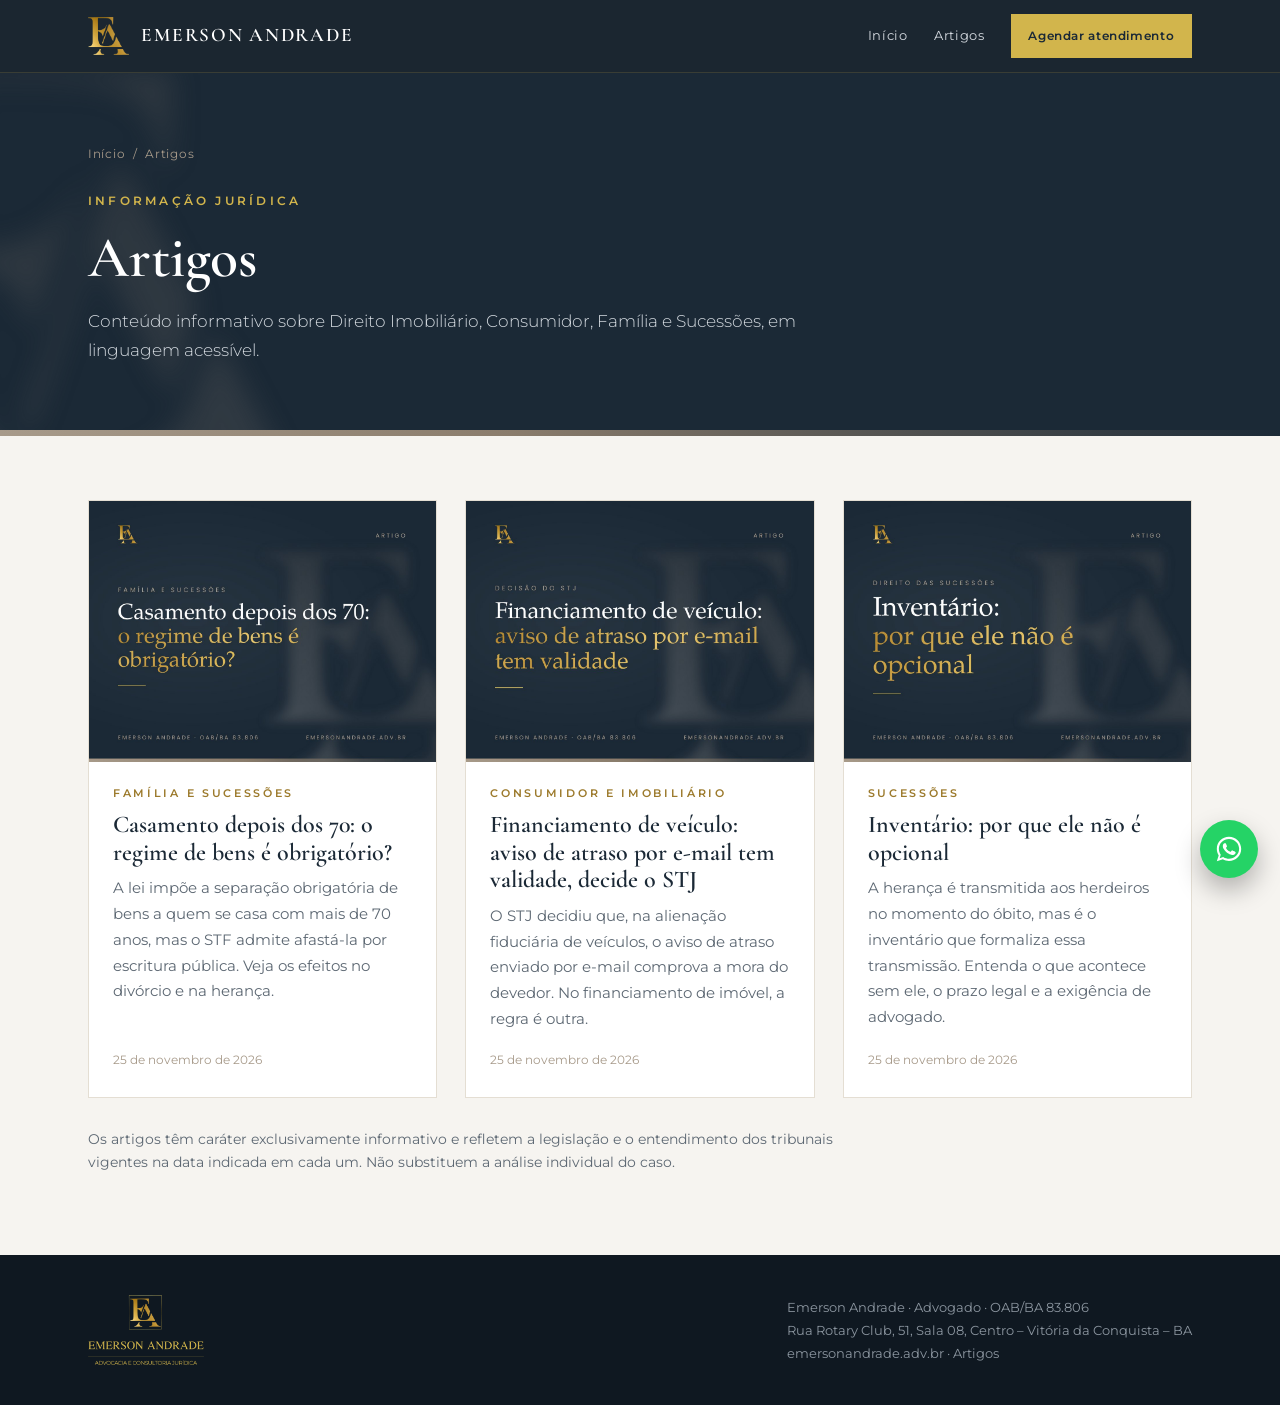
<file: artigos/index.html>
<!doctype html>
<html lang="pt-BR">
<head>
<meta charset="utf-8">
<meta name="viewport" content="width=device-width, initial-scale=1">
<title>Artigos | Emerson Andrade, Advogado em Vitória da Conquista – BA</title>
<meta name="description" content="Artigos informativos sobre Direito Imobiliário, Consumidor, Família e Sucessões, em linguagem acessível. Por Emerson Andrade, OAB/BA 83.806.">
<link rel="canonical" href="https://emersonandrade.adv.br/artigos/">
<meta property="og:type" content="website">
<meta property="og:title" content="Artigos | Emerson Andrade, Advogado">
<meta property="og:image" content="https://emersonandrade.adv.br/img/og.jpg">
<meta name="theme-color" content="#1B2936">
<link rel="icon" type="image/png" href="/img/favicon.png">
<link rel="preconnect" href="https://fonts.googleapis.com"><link rel="preconnect" href="https://fonts.gstatic.com" crossorigin><link href="https://fonts.googleapis.com/css2?family=Cormorant+Garamond:wght@500;600&family=Montserrat:wght@300;400;500;600&display=swap" rel="stylesheet">
<link rel="stylesheet" href="/artigos/artigos.css">
<script type="application/ld+json">{"@context": "https://schema.org", "@type": "CollectionPage", "name": "Artigos | Emerson Andrade, Advogado", "url": "https://emersonandrade.adv.br/artigos/", "hasPart": [{"@type": "Article", "headline": "Casamento depois dos 70: o regime de bens é obrigatório?", "url": "https://emersonandrade.adv.br/artigos/casamento-depois-dos-70-regime-de-bens/"}, {"@type": "Article", "headline": "Financiamento de veículo: aviso de atraso por e-mail tem validade, decide o STJ", "url": "https://emersonandrade.adv.br/artigos/stj-aviso-de-atraso-por-email-financiamento-de-veiculo/"}, {"@type": "Article", "headline": "Inventário: por que ele não é opcional", "url": "https://emersonandrade.adv.br/artigos/inventario-por-que-nao-e-opcional/"}]}</script>
</head>
<body>
<header>
  <div class="wrap nav">
    <a class="brand" href="/" aria-label="Emerson Andrade — início"><img src="/img/monograma.png" alt="" width="114" height="102"><strong>EMERSON ANDRADE</strong></a>
    <nav class="nav-links">
      <a class="hide-m" href="/">Início</a>
      <a class="hide-m" href="/artigos/">Artigos</a>
      <a class="btn btn-gold" href="https://wa.me/5577998659195?text=Ol%C3%A1%21%20Gostaria%20de%20agendar%20um%20atendimento." target="_blank" rel="noopener">Agendar atendimento</a>
    </nav>
  </div>
</header>
<section class="hero">
  <div class="wrap">
    <div class="crumbs"><a href="/">Início</a> &nbsp;/&nbsp; Artigos</div>
    <div class="eyebrow">Informação jurídica</div>
    <h1>Artigos</h1>
    <p class="lead">Conteúdo informativo sobre Direito Imobiliário, Consumidor, Família e Sucessões, em linguagem acessível.</p>
  </div>
</section>
<div class="gradbar" aria-hidden="true"></div>
<main class="wrap">
  <div class="list"><a class="card" href="/artigos/casamento-depois-dos-70-regime-de-bens/"><img src="/img/artigos/casamento-depois-dos-70-regime-de-bens.jpg" alt="" width="1200" height="900" loading="lazy"><div class="in"><span class="cat">Família e Sucessões</span><h2>Casamento depois dos 70: o regime de bens é obrigatório?</h2><p>A lei impõe a separação obrigatória de bens a quem se casa com mais de 70 anos, mas o STF admite afastá-la por escritura pública. Veja os efeitos no divórcio e na herança.</p><span class="dt">25 de novembro de 2026</span></div></a><a class="card" href="/artigos/stj-aviso-de-atraso-por-email-financiamento-de-veiculo/"><img src="/img/artigos/stj-aviso-de-atraso-por-email-financiamento-de-veiculo.jpg" alt="" width="1200" height="900" loading="lazy"><div class="in"><span class="cat">Consumidor e Imobiliário</span><h2>Financiamento de veículo: aviso de atraso por e-mail tem validade, decide o STJ</h2><p>O STJ decidiu que, na alienação fiduciária de veículos, o aviso de atraso enviado por e-mail comprova a mora do devedor. No financiamento de imóvel, a regra é outra.</p><span class="dt">25 de novembro de 2026</span></div></a><a class="card" href="/artigos/inventario-por-que-nao-e-opcional/"><img src="/img/artigos/inventario-por-que-nao-e-opcional.jpg" alt="" width="1200" height="900" loading="lazy"><div class="in"><span class="cat">Sucessões</span><h2>Inventário: por que ele não é opcional</h2><p>A herança é transmitida aos herdeiros no momento do óbito, mas é o inventário que formaliza essa transmissão. Entenda o que acontece sem ele, o prazo legal e a exigência de advogado.</p><span class="dt">25 de novembro de 2026</span></div></a></div>
  <p class="list-note">Os artigos têm caráter exclusivamente informativo e refletem a legislação e o entendimento dos tribunais vigentes na data indicada em cada um. Não substituem a análise individual do caso.</p>
</main>
<footer>
  <div class="wrap foot">
    <img src="/img/logo.png" alt="Emerson Andrade Advocacia e Consultoria Jurídica" width="808" height="486">
    <div>Emerson Andrade · Advogado · OAB/BA 83.806<br>Rua Rotary Club, 51, Sala 08, Centro – Vitória da Conquista – BA<br><a href="/">emersonandrade.adv.br</a> · <a href="/artigos/">Artigos</a></div>
  </div>
</footer>
<a class="wa" href="https://wa.me/5577998659195?text=Ol%C3%A1%21%20Gostaria%20de%20agendar%20um%20atendimento." target="_blank" rel="noopener" aria-label="Falar pelo WhatsApp"><svg viewBox="0 0 32 32" aria-hidden="true"><path d="M16 3C8.8 3 3 8.7 3 15.8c0 2.5.7 4.9 2 7L3 29l6.4-2c2 1.1 4.3 1.7 6.6 1.7 7.2 0 13-5.7 13-12.8S23.2 3 16 3zm0 23.4c-2.1 0-4.1-.6-5.8-1.6l-.4-.2-3.8 1.2 1.2-3.7-.3-.4c-1.1-1.8-1.7-3.8-1.7-5.9C5.2 9.9 10 5.2 16 5.2s10.8 4.7 10.8 10.6S22 26.4 16 26.4zm5.9-7.9c-.3-.2-1.9-.9-2.2-1-.3-.1-.5-.2-.7.2-.2.3-.8 1-1 1.2-.2.2-.4.2-.7.1-.3-.2-1.4-.5-2.6-1.6-1-.9-1.6-1.9-1.8-2.2-.2-.3 0-.5.1-.7l.5-.6c.2-.2.2-.4.3-.6.1-.2 0-.4 0-.6l-1-2.4c-.3-.6-.5-.5-.7-.5h-.6c-.2 0-.6.1-.9.4-.3.3-1.2 1.1-1.2 2.8s1.2 3.2 1.4 3.5c.2.2 2.4 3.6 5.8 5 .8.3 1.4.5 1.9.7.8.3 1.5.2 2.1.1.6-.1 1.9-.8 2.2-1.5.3-.7.3-1.4.2-1.5-.1-.2-.3-.3-.6-.4z"/></svg></a>
</body>
</html>
</file>
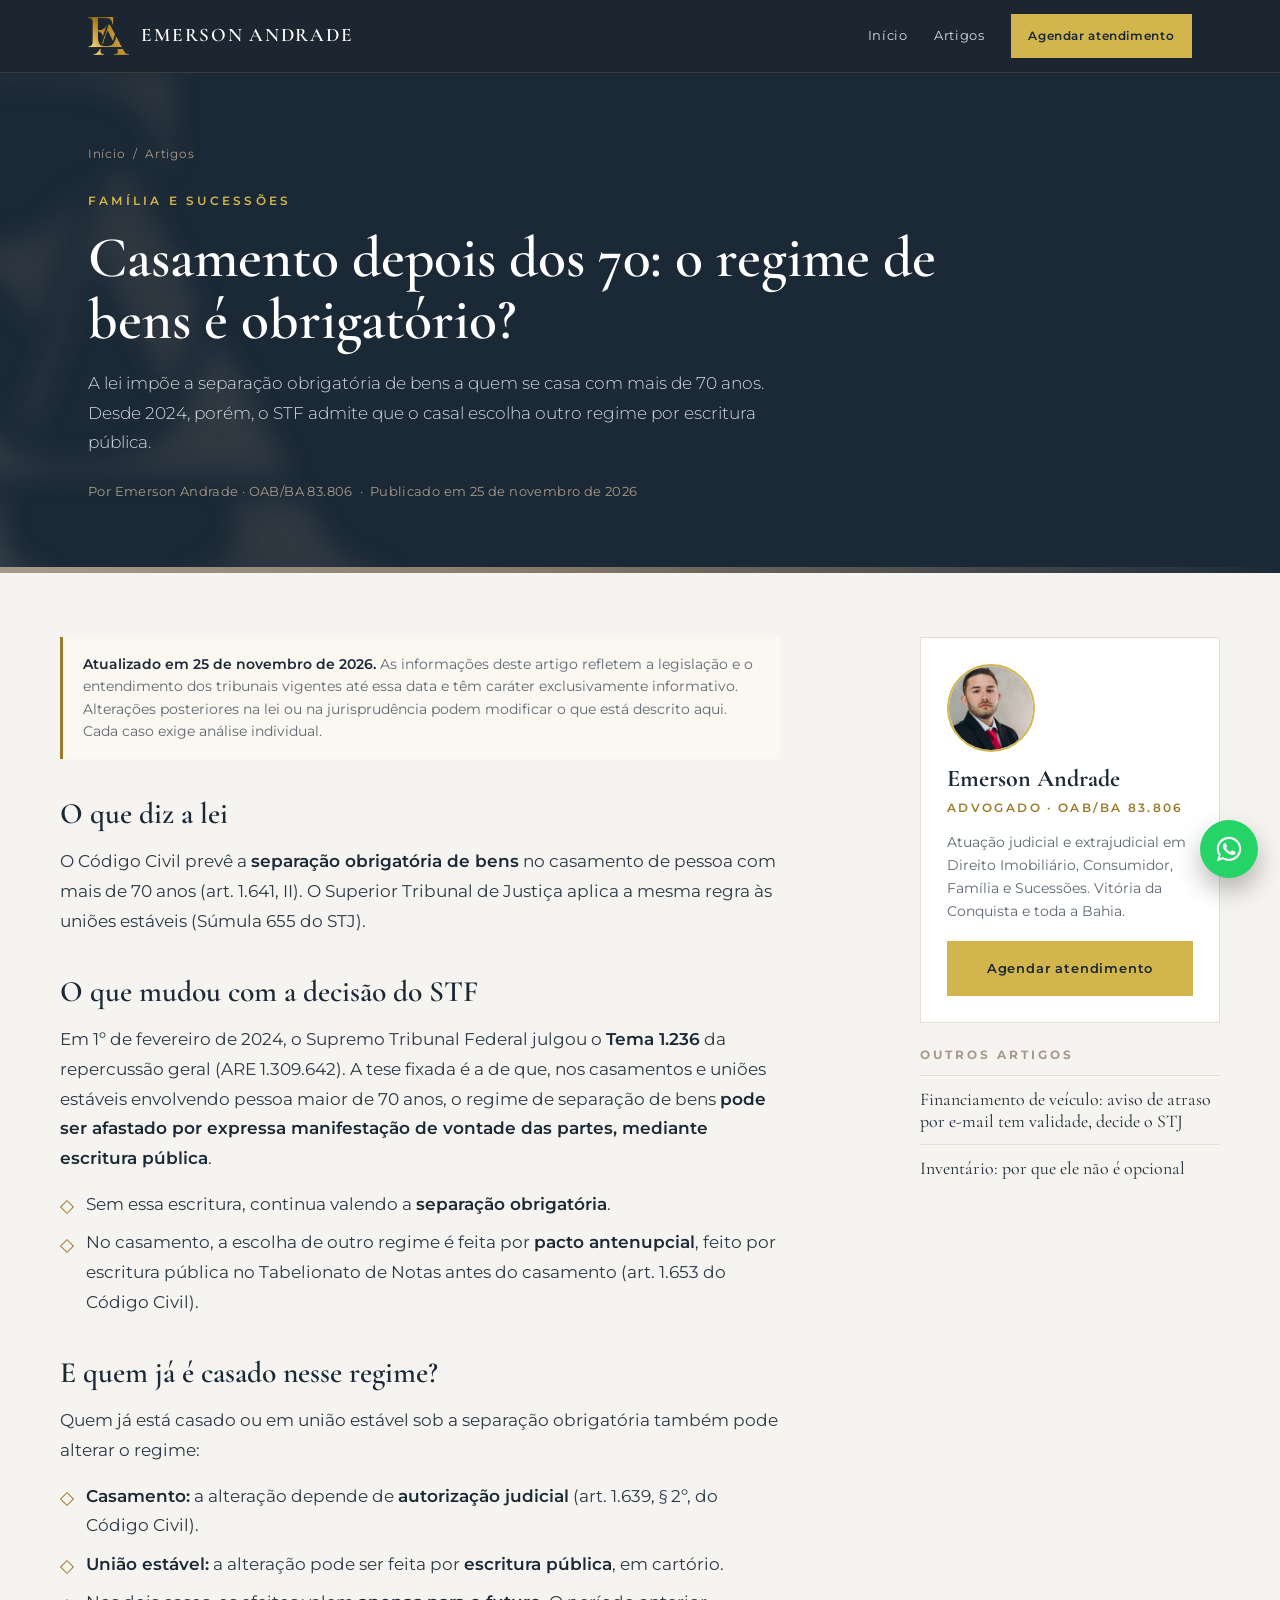
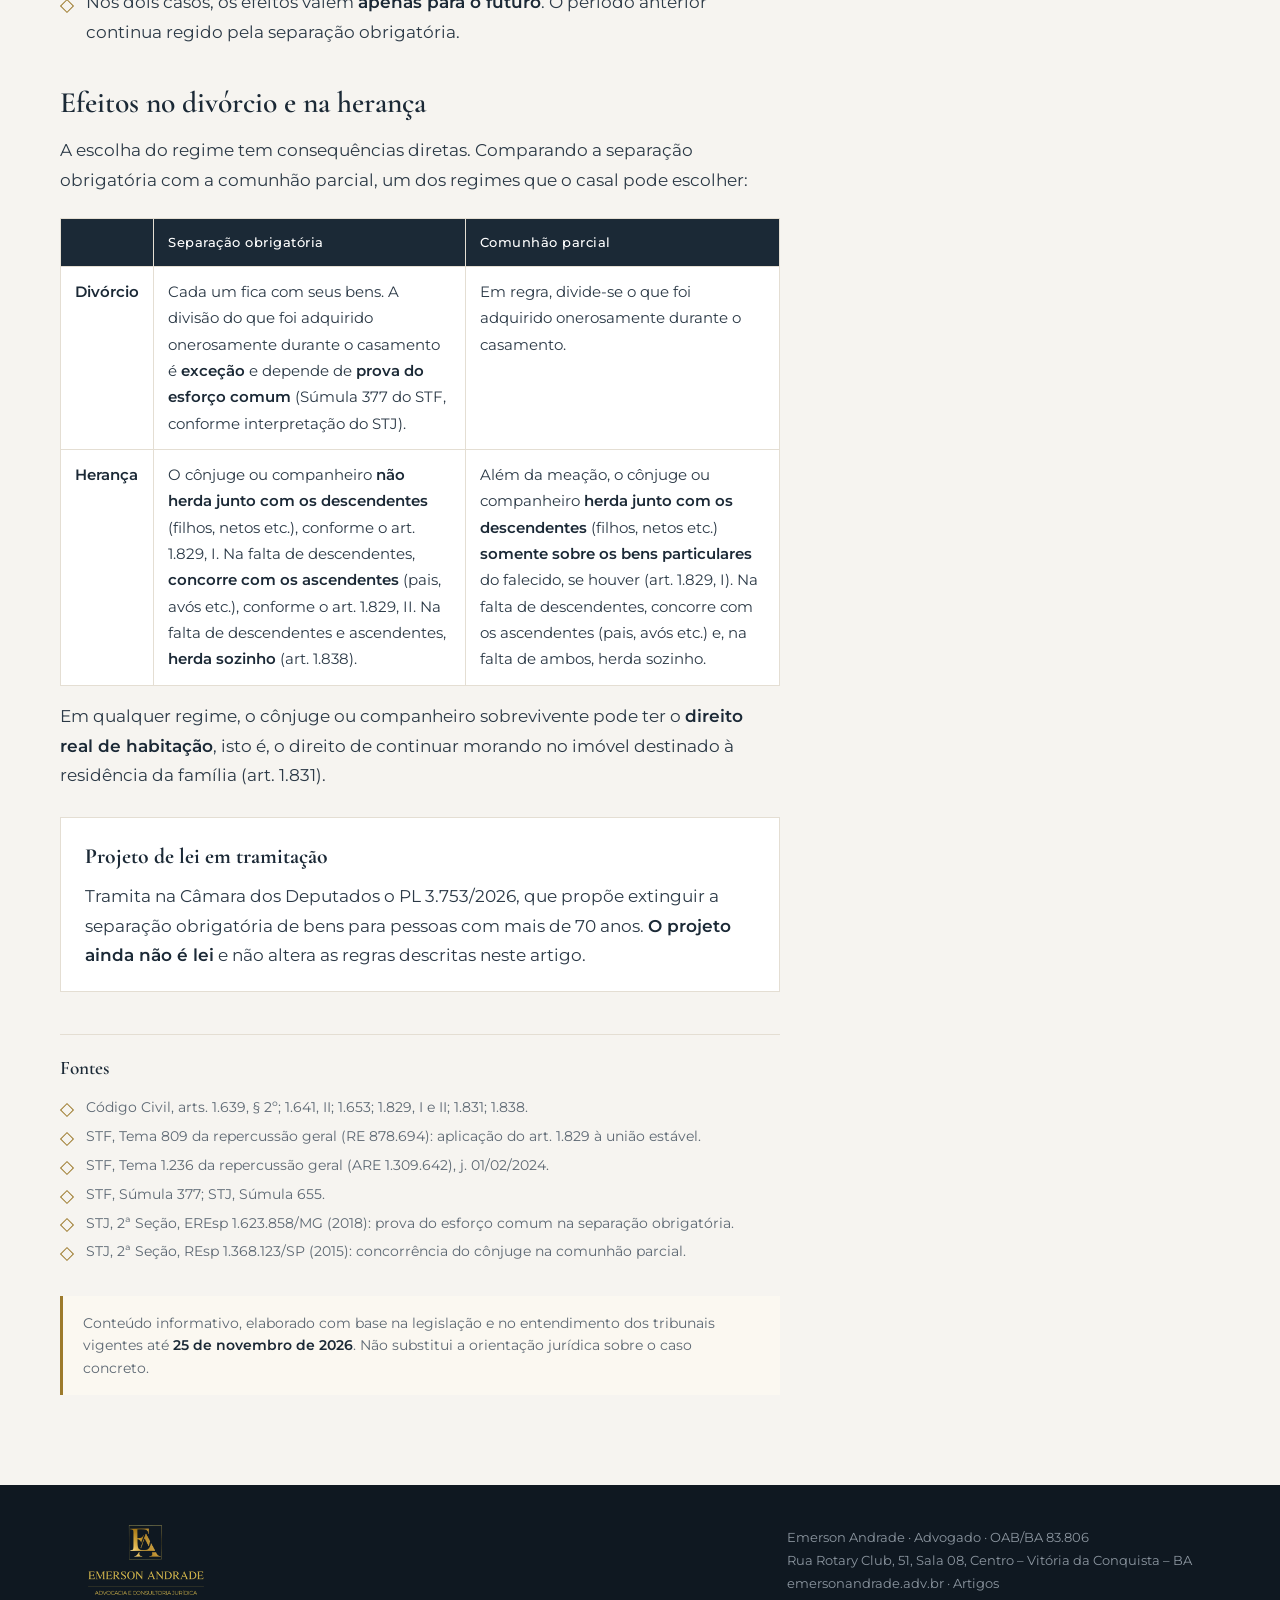
<file: artigos/casamento-depois-dos-70-regime-de-bens/index.html>
<!doctype html>
<html lang="pt-BR">
<head>
<meta charset="utf-8">
<meta name="viewport" content="width=device-width, initial-scale=1">
<title>Casamento depois dos 70: o regime de bens é obrigatório? | Emerson Andrade, Advogado</title>
<meta name="description" content="A lei impõe a separação obrigatória de bens a quem se casa com mais de 70 anos, mas o STF admite afastá-la por escritura pública. Veja os efeitos no divórcio e na herança.">
<link rel="canonical" href="https://emersonandrade.adv.br/artigos/casamento-depois-dos-70-regime-de-bens/">
<meta property="og:type" content="article">
<meta property="og:locale" content="pt_BR">
<meta property="og:title" content="Casamento depois dos 70: o regime de bens é obrigatório?">
<meta property="og:description" content="A lei impõe a separação obrigatória de bens a quem se casa com mais de 70 anos, mas o STF admite afastá-la por escritura pública. Veja os efeitos no divórcio e na herança.">
<meta property="og:image" content="https://emersonandrade.adv.br/img/artigos/casamento-depois-dos-70-regime-de-bens.jpg">
<meta property="og:url" content="https://emersonandrade.adv.br/artigos/casamento-depois-dos-70-regime-de-bens/">
<meta name="theme-color" content="#1B2936">
<link rel="icon" type="image/png" href="/img/favicon.png">
<link rel="preconnect" href="https://fonts.googleapis.com"><link rel="preconnect" href="https://fonts.gstatic.com" crossorigin><link href="https://fonts.googleapis.com/css2?family=Cormorant+Garamond:wght@500;600&family=Montserrat:wght@300;400;500;600&display=swap" rel="stylesheet">
<link rel="stylesheet" href="/artigos/artigos.css">
<script type="application/ld+json">{"@context": "https://schema.org", "@type": "Article", "headline": "Casamento depois dos 70: o regime de bens é obrigatório?", "description": "A lei impõe a separação obrigatória de bens a quem se casa com mais de 70 anos, mas o STF admite afastá-la por escritura pública. Veja os efeitos no divórcio e na herança.", "image": "https://emersonandrade.adv.br/img/artigos/casamento-depois-dos-70-regime-de-bens.jpg", "datePublished": "2026-11-25", "dateModified": "2026-11-25", "inLanguage": "pt-BR", "mainEntityOfPage": "https://emersonandrade.adv.br/artigos/casamento-depois-dos-70-regime-de-bens/", "author": {"@type": "Person", "@id": "https://emersonandrade.adv.br/#emerson", "name": "Emerson Andrade", "jobTitle": "Advogado", "identifier": "OAB/BA 83.806", "url": "https://emersonandrade.adv.br/"}, "publisher": {"@type": "LegalService", "name": "Emerson Andrade Advocacia e Consultoria Jurídica", "url": "https://emersonandrade.adv.br/", "logo": {"@type": "ImageObject", "url": "https://emersonandrade.adv.br/img/favicon.png"}}}</script>
<script type="application/ld+json">{"@context": "https://schema.org", "@type": "BreadcrumbList", "itemListElement": [{"@type": "ListItem", "position": 1, "name": "Início", "item": "https://emersonandrade.adv.br/"}, {"@type": "ListItem", "position": 2, "name": "Artigos", "item": "https://emersonandrade.adv.br/artigos/"}, {"@type": "ListItem", "position": 3, "name": "Casamento depois dos 70: o regime de bens é obrigatório?", "item": "https://emersonandrade.adv.br/artigos/casamento-depois-dos-70-regime-de-bens/"}]}</script>
</head>
<body>
<header>
  <div class="wrap nav">
    <a class="brand" href="/" aria-label="Emerson Andrade — início"><img src="/img/monograma.png" alt="" width="114" height="102"><strong>EMERSON ANDRADE</strong></a>
    <nav class="nav-links">
      <a class="hide-m" href="/">Início</a>
      <a class="hide-m" href="/artigos/">Artigos</a>
      <a class="btn btn-gold" href="https://wa.me/5577998659195?text=Ol%C3%A1%21%20Gostaria%20de%20agendar%20um%20atendimento." target="_blank" rel="noopener">Agendar atendimento</a>
    </nav>
  </div>
</header>
<section class="hero">
  <div class="wrap">
    <div class="crumbs"><a href="/">Início</a> &nbsp;/&nbsp; <a href="/artigos/">Artigos</a></div>
    <div class="eyebrow">Família e Sucessões</div>
    <h1>Casamento depois dos 70: o regime de bens é obrigatório?</h1>
    <p class="lead">A lei impõe a separação obrigatória de bens a quem se casa com mais de 70 anos. Desde 2024, porém, o STF admite que o casal escolha outro regime por escritura pública.</p>
    <div class="meta">Por Emerson Andrade · OAB/BA 83.806 &nbsp;·&nbsp; Publicado em 25 de novembro de 2026</div>
  </div>
</section>
<div class="gradbar" aria-hidden="true"></div>
<main class="wrap article-grid">
  <article class="prose">
    <div class="notice"><b>Atualizado em 25 de novembro de 2026.</b> As informações deste artigo refletem a legislação e o entendimento dos tribunais vigentes até essa data e têm caráter exclusivamente informativo. Alterações posteriores na lei ou na jurisprudência podem modificar o que está descrito aqui. Cada caso exige análise individual.</div>
    
<h2>O que diz a lei</h2>
<p>O Código Civil prevê a <strong>separação obrigatória de bens</strong> no casamento de pessoa com mais de 70 anos (art. 1.641, II). O Superior Tribunal de Justiça aplica a mesma regra às uniões estáveis (Súmula 655 do STJ).</p>

<h2>O que mudou com a decisão do STF</h2>
<p>Em 1º de fevereiro de 2024, o Supremo Tribunal Federal julgou o <strong>Tema 1.236</strong> da repercussão geral (ARE 1.309.642). A tese fixada é a de que, nos casamentos e uniões estáveis envolvendo pessoa maior de 70 anos, o regime de separação de bens <strong>pode ser afastado por expressa manifestação de vontade das partes, mediante escritura pública</strong>.</p>
<ul>
<li>Sem essa escritura, continua valendo a <strong>separação obrigatória</strong>.</li>
<li>No casamento, a escolha de outro regime é feita por <strong>pacto antenupcial</strong>, feito por escritura pública no Tabelionato de Notas antes do casamento (art. 1.653 do Código Civil).</li>
</ul>

<h2>E quem já é casado nesse regime?</h2>
<p>Quem já está casado ou em união estável sob a separação obrigatória também pode alterar o regime:</p>
<ul>
<li><strong>Casamento:</strong> a alteração depende de <strong>autorização judicial</strong> (art. 1.639, § 2º, do Código Civil).</li>
<li><strong>União estável:</strong> a alteração pode ser feita por <strong>escritura pública</strong>, em cartório.</li>
<li>Nos dois casos, os efeitos valem <strong>apenas para o futuro</strong>. O período anterior continua regido pela separação obrigatória.</li>
</ul>

<h2>Efeitos no divórcio e na herança</h2>
<p>A escolha do regime tem consequências diretas. Comparando a separação obrigatória com a comunhão parcial, um dos regimes que o casal pode escolher:</p>
<table>
<thead><tr><th></th><th>Separação obrigatória</th><th>Comunhão parcial</th></tr></thead>
<tbody>
<tr><td>Divórcio</td><td>Cada um fica com seus bens. A divisão do que foi adquirido onerosamente durante o casamento é <strong>exceção</strong> e depende de <strong>prova do esforço comum</strong> (Súmula 377 do STF, conforme interpretação do STJ).</td><td>Em regra, divide-se o que foi adquirido onerosamente durante o casamento.</td></tr>
<tr><td>Herança</td><td>O cônjuge ou companheiro <strong>não herda junto com os descendentes</strong> (filhos, netos etc.), conforme o art. 1.829, I. Na falta de descendentes, <strong>concorre com os ascendentes</strong> (pais, avós etc.), conforme o art. 1.829, II. Na falta de descendentes e ascendentes, <strong>herda sozinho</strong> (art. 1.838).</td><td>Além da meação, o cônjuge ou companheiro <strong>herda junto com os descendentes</strong> (filhos, netos etc.) <strong>somente sobre os bens particulares</strong> do falecido, se houver (art. 1.829, I). Na falta de descendentes, concorre com os ascendentes (pais, avós etc.) e, na falta de ambos, herda sozinho.</td></tr>
</tbody>
</table>
<p>Em qualquer regime, o cônjuge ou companheiro sobrevivente pode ter o <strong>direito real de habitação</strong>, isto é, o direito de continuar morando no imóvel destinado à residência da família (art. 1.831).</p>

<div class="box">
<h3>Projeto de lei em tramitação</h3>
<p style="margin-top:0">Tramita na Câmara dos Deputados o PL 3.753/2026, que propõe extinguir a separação obrigatória de bens para pessoas com mais de 70 anos. <strong>O projeto ainda não é lei</strong> e não altera as regras descritas neste artigo.</p>
</div>

    <div class="sources"><h2>Fontes</h2><ul><li>Código Civil, arts. 1.639, § 2º; 1.641, II; 1.653; 1.829, I e II; 1.831; 1.838.</li><li>STF, Tema 809 da repercussão geral (RE 878.694): aplicação do art. 1.829 à união estável.</li><li>STF, Tema 1.236 da repercussão geral (ARE 1.309.642), j. 01/02/2024.</li><li>STF, Súmula 377; STJ, Súmula 655.</li><li>STJ, 2ª Seção, EREsp 1.623.858/MG (2018): prova do esforço comum na separação obrigatória.</li><li>STJ, 2ª Seção, REsp 1.368.123/SP (2015): concorrência do cônjuge na comunhão parcial.</li></ul></div>
    <div class="notice end">Conteúdo informativo, elaborado com base na legislação e no entendimento dos tribunais vigentes até <b>25 de novembro de 2026</b>. Não substitui a orientação jurídica sobre o caso concreto.</div>
  </article>
  <aside>
    <div class="author">
      <img src="/img/emerson-retrato.jpg" alt="Emerson Andrade" width="760" height="760">
      <h3>Emerson Andrade</h3>
      <div class="oab">ADVOGADO · OAB/BA 83.806</div>
      <p>Atuação judicial e extrajudicial em Direito Imobiliário, Consumidor, Família e Sucessões. Vitória da Conquista e toda a Bahia.</p>
      <a class="btn btn-gold" href="https://wa.me/5577998659195?text=Ol%C3%A1%21%20Li%20o%20artigo%20sobre%20casamento%20depois%20dos%2070%20e%20gostaria%20de%20agendar%20um%20atendimento." target="_blank" rel="noopener">Agendar atendimento</a>
    </div>
    <div class="more"><h4>Outros artigos</h4><a href="/artigos/stj-aviso-de-atraso-por-email-financiamento-de-veiculo/">Financiamento de veículo: aviso de atraso por e-mail tem validade, decide o STJ</a><a href="/artigos/inventario-por-que-nao-e-opcional/">Inventário: por que ele não é opcional</a></div>
  </aside>
</main>
<footer>
  <div class="wrap foot">
    <img src="/img/logo.png" alt="Emerson Andrade Advocacia e Consultoria Jurídica" width="808" height="486">
    <div>Emerson Andrade · Advogado · OAB/BA 83.806<br>Rua Rotary Club, 51, Sala 08, Centro – Vitória da Conquista – BA<br><a href="/">emersonandrade.adv.br</a> · <a href="/artigos/">Artigos</a></div>
  </div>
</footer>
<a class="wa" href="https://wa.me/5577998659195?text=Ol%C3%A1%21%20Gostaria%20de%20agendar%20um%20atendimento." target="_blank" rel="noopener" aria-label="Falar pelo WhatsApp"><svg viewBox="0 0 32 32" aria-hidden="true"><path d="M16 3C8.8 3 3 8.7 3 15.8c0 2.5.7 4.9 2 7L3 29l6.4-2c2 1.1 4.3 1.7 6.6 1.7 7.2 0 13-5.7 13-12.8S23.2 3 16 3zm0 23.4c-2.1 0-4.1-.6-5.8-1.6l-.4-.2-3.8 1.2 1.2-3.7-.3-.4c-1.1-1.8-1.7-3.8-1.7-5.9C5.2 9.9 10 5.2 16 5.2s10.8 4.7 10.8 10.6S22 26.4 16 26.4zm5.9-7.9c-.3-.2-1.9-.9-2.2-1-.3-.1-.5-.2-.7.2-.2.3-.8 1-1 1.2-.2.2-.4.2-.7.1-.3-.2-1.4-.5-2.6-1.6-1-.9-1.6-1.9-1.8-2.2-.2-.3 0-.5.1-.7l.5-.6c.2-.2.2-.4.3-.6.1-.2 0-.4 0-.6l-1-2.4c-.3-.6-.5-.5-.7-.5h-.6c-.2 0-.6.1-.9.4-.3.3-1.2 1.1-1.2 2.8s1.2 3.2 1.4 3.5c.2.2 2.4 3.6 5.8 5 .8.3 1.4.5 1.9.7.8.3 1.5.2 2.1.1.6-.1 1.9-.8 2.2-1.5.3-.7.3-1.4.2-1.5-.1-.2-.3-.3-.6-.4z"/></svg></a>
</body>
</html>
</file>
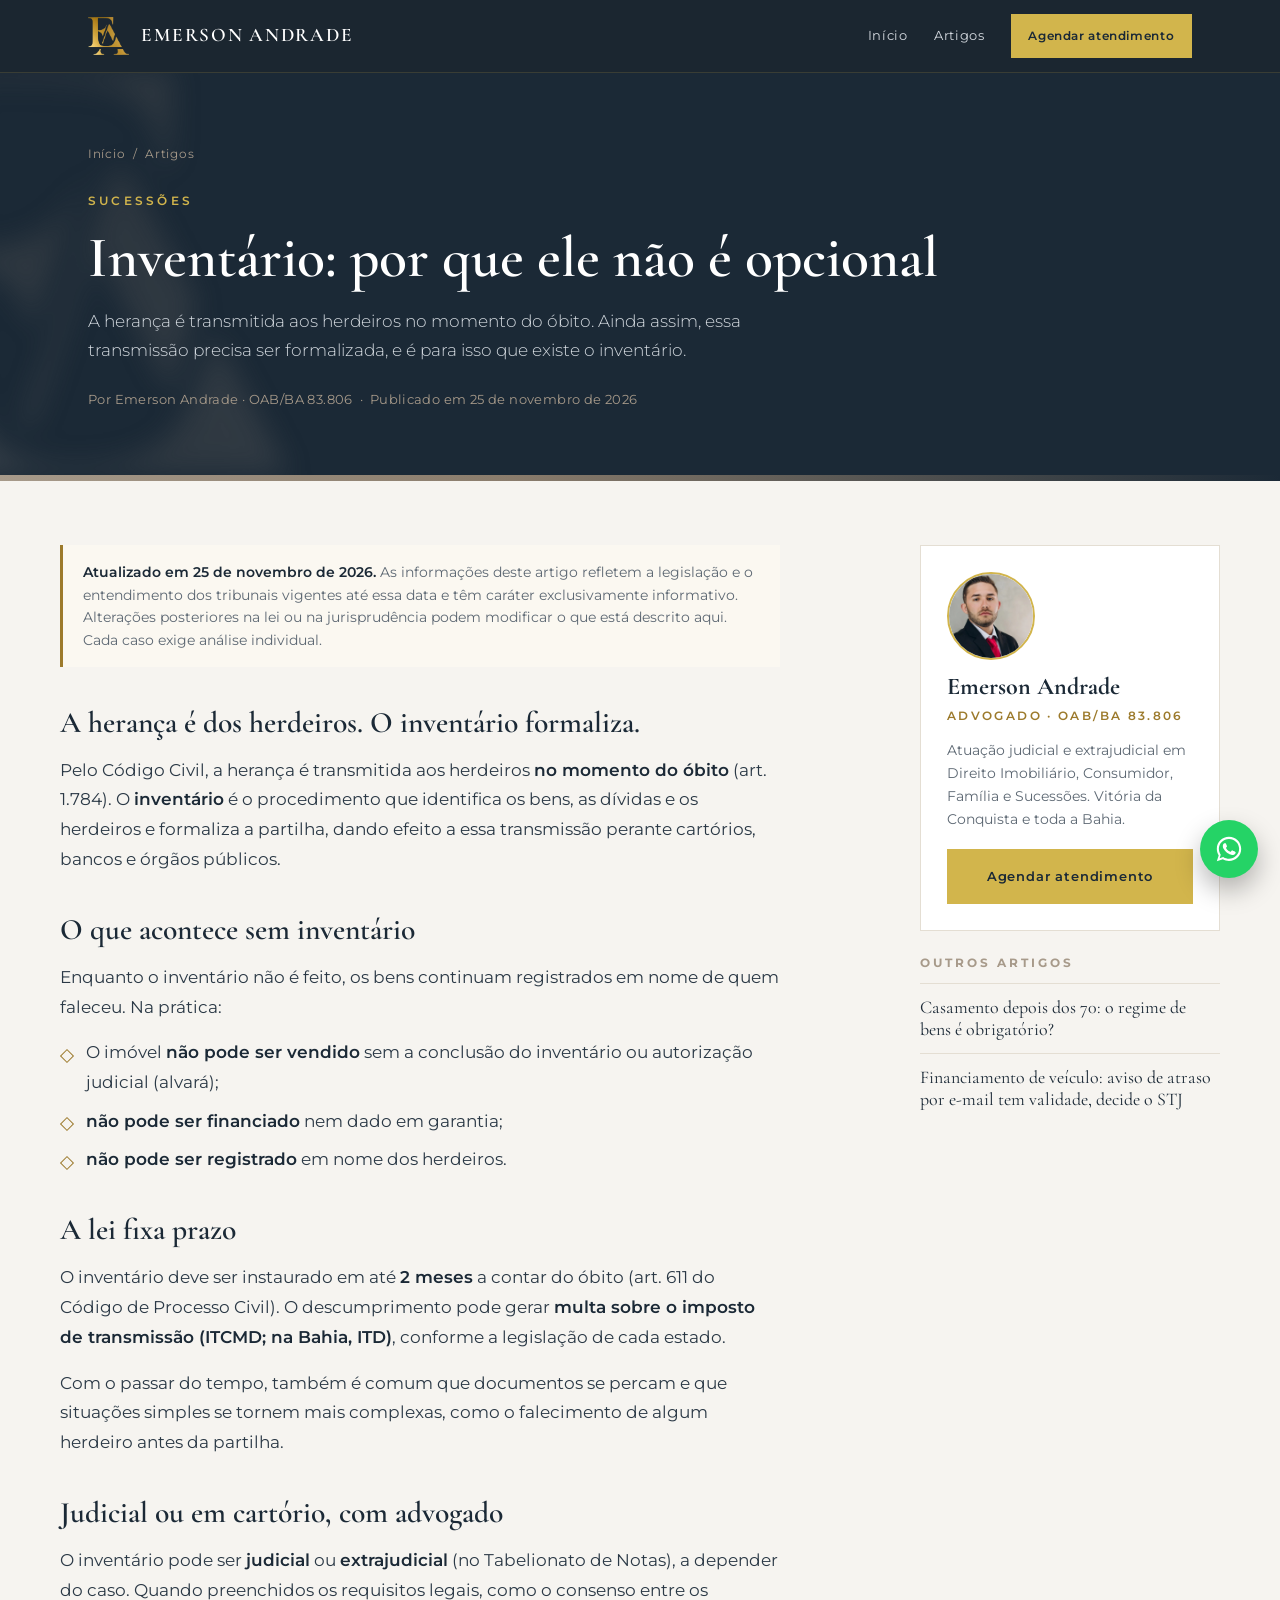
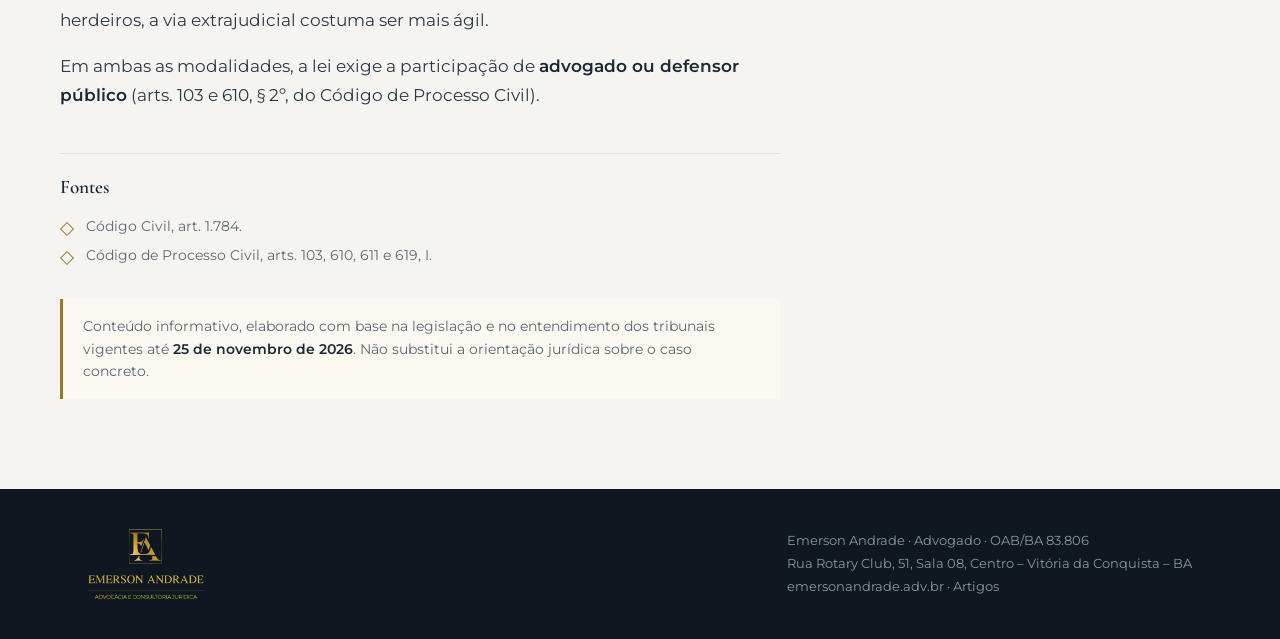
<file: artigos/inventario-por-que-nao-e-opcional/index.html>
<!doctype html>
<html lang="pt-BR">
<head>
<meta charset="utf-8">
<meta name="viewport" content="width=device-width, initial-scale=1">
<title>Inventário: por que ele não é opcional | Emerson Andrade, Advogado</title>
<meta name="description" content="A herança é transmitida aos herdeiros no momento do óbito, mas é o inventário que formaliza essa transmissão. Entenda o que acontece sem ele, o prazo legal e a exigência de advogado.">
<link rel="canonical" href="https://emersonandrade.adv.br/artigos/inventario-por-que-nao-e-opcional/">
<meta property="og:type" content="article">
<meta property="og:locale" content="pt_BR">
<meta property="og:title" content="Inventário: por que ele não é opcional">
<meta property="og:description" content="A herança é transmitida aos herdeiros no momento do óbito, mas é o inventário que formaliza essa transmissão. Entenda o que acontece sem ele, o prazo legal e a exigência de advogado.">
<meta property="og:image" content="https://emersonandrade.adv.br/img/artigos/inventario-por-que-nao-e-opcional.jpg">
<meta property="og:url" content="https://emersonandrade.adv.br/artigos/inventario-por-que-nao-e-opcional/">
<meta name="theme-color" content="#1B2936">
<link rel="icon" type="image/png" href="/img/favicon.png">
<link rel="preconnect" href="https://fonts.googleapis.com"><link rel="preconnect" href="https://fonts.gstatic.com" crossorigin><link href="https://fonts.googleapis.com/css2?family=Cormorant+Garamond:wght@500;600&family=Montserrat:wght@300;400;500;600&display=swap" rel="stylesheet">
<link rel="stylesheet" href="/artigos/artigos.css">
<script type="application/ld+json">{"@context": "https://schema.org", "@type": "Article", "headline": "Inventário: por que ele não é opcional", "description": "A herança é transmitida aos herdeiros no momento do óbito, mas é o inventário que formaliza essa transmissão. Entenda o que acontece sem ele, o prazo legal e a exigência de advogado.", "image": "https://emersonandrade.adv.br/img/artigos/inventario-por-que-nao-e-opcional.jpg", "datePublished": "2026-11-25", "dateModified": "2026-11-25", "inLanguage": "pt-BR", "mainEntityOfPage": "https://emersonandrade.adv.br/artigos/inventario-por-que-nao-e-opcional/", "author": {"@type": "Person", "@id": "https://emersonandrade.adv.br/#emerson", "name": "Emerson Andrade", "jobTitle": "Advogado", "identifier": "OAB/BA 83.806", "url": "https://emersonandrade.adv.br/"}, "publisher": {"@type": "LegalService", "name": "Emerson Andrade Advocacia e Consultoria Jurídica", "url": "https://emersonandrade.adv.br/", "logo": {"@type": "ImageObject", "url": "https://emersonandrade.adv.br/img/favicon.png"}}}</script>
<script type="application/ld+json">{"@context": "https://schema.org", "@type": "BreadcrumbList", "itemListElement": [{"@type": "ListItem", "position": 1, "name": "Início", "item": "https://emersonandrade.adv.br/"}, {"@type": "ListItem", "position": 2, "name": "Artigos", "item": "https://emersonandrade.adv.br/artigos/"}, {"@type": "ListItem", "position": 3, "name": "Inventário: por que ele não é opcional", "item": "https://emersonandrade.adv.br/artigos/inventario-por-que-nao-e-opcional/"}]}</script>
</head>
<body>
<header>
  <div class="wrap nav">
    <a class="brand" href="/" aria-label="Emerson Andrade — início"><img src="/img/monograma.png" alt="" width="114" height="102"><strong>EMERSON ANDRADE</strong></a>
    <nav class="nav-links">
      <a class="hide-m" href="/">Início</a>
      <a class="hide-m" href="/artigos/">Artigos</a>
      <a class="btn btn-gold" href="https://wa.me/5577998659195?text=Ol%C3%A1%21%20Gostaria%20de%20agendar%20um%20atendimento." target="_blank" rel="noopener">Agendar atendimento</a>
    </nav>
  </div>
</header>
<section class="hero">
  <div class="wrap">
    <div class="crumbs"><a href="/">Início</a> &nbsp;/&nbsp; <a href="/artigos/">Artigos</a></div>
    <div class="eyebrow">Sucessões</div>
    <h1>Inventário: por que ele não é opcional</h1>
    <p class="lead">A herança é transmitida aos herdeiros no momento do óbito. Ainda assim, essa transmissão precisa ser formalizada, e é para isso que existe o inventário.</p>
    <div class="meta">Por Emerson Andrade · OAB/BA 83.806 &nbsp;·&nbsp; Publicado em 25 de novembro de 2026</div>
  </div>
</section>
<div class="gradbar" aria-hidden="true"></div>
<main class="wrap article-grid">
  <article class="prose">
    <div class="notice"><b>Atualizado em 25 de novembro de 2026.</b> As informações deste artigo refletem a legislação e o entendimento dos tribunais vigentes até essa data e têm caráter exclusivamente informativo. Alterações posteriores na lei ou na jurisprudência podem modificar o que está descrito aqui. Cada caso exige análise individual.</div>
    
<h2>A herança é dos herdeiros. O inventário formaliza.</h2>
<p>Pelo Código Civil, a herança é transmitida aos herdeiros <strong>no momento do óbito</strong> (art. 1.784). O <strong>inventário</strong> é o procedimento que identifica os bens, as dívidas e os herdeiros e formaliza a partilha, dando efeito a essa transmissão perante cartórios, bancos e órgãos públicos.</p>

<h2>O que acontece sem inventário</h2>
<p>Enquanto o inventário não é feito, os bens continuam registrados em nome de quem faleceu. Na prática:</p>
<ul>
<li>O imóvel <strong>não pode ser vendido</strong> sem a conclusão do inventário ou autorização judicial (alvará);</li>
<li><strong>não pode ser financiado</strong> nem dado em garantia;</li>
<li><strong>não pode ser registrado</strong> em nome dos herdeiros.</li>
</ul>

<h2>A lei fixa prazo</h2>
<p>O inventário deve ser instaurado em até <strong>2 meses</strong> a contar do óbito (art. 611 do Código de Processo Civil). O descumprimento pode gerar <strong>multa sobre o imposto de transmissão (ITCMD; na Bahia, ITD)</strong>, conforme a legislação de cada estado.</p>
<p>Com o passar do tempo, também é comum que documentos se percam e que situações simples se tornem mais complexas, como o falecimento de algum herdeiro antes da partilha.</p>

<h2>Judicial ou em cartório, com advogado</h2>
<p>O inventário pode ser <strong>judicial</strong> ou <strong>extrajudicial</strong> (no Tabelionato de Notas), a depender do caso. Quando preenchidos os requisitos legais, como o consenso entre os herdeiros, a via extrajudicial costuma ser mais ágil.</p>
<p>Em ambas as modalidades, a lei exige a participação de <strong>advogado ou defensor público</strong> (arts. 103 e 610, § 2º, do Código de Processo Civil).</p>

    <div class="sources"><h2>Fontes</h2><ul><li>Código Civil, art. 1.784.</li><li>Código de Processo Civil, arts. 103, 610, 611 e 619, I.</li></ul></div>
    <div class="notice end">Conteúdo informativo, elaborado com base na legislação e no entendimento dos tribunais vigentes até <b>25 de novembro de 2026</b>. Não substitui a orientação jurídica sobre o caso concreto.</div>
  </article>
  <aside>
    <div class="author">
      <img src="/img/emerson-retrato.jpg" alt="Emerson Andrade" width="760" height="760">
      <h3>Emerson Andrade</h3>
      <div class="oab">ADVOGADO · OAB/BA 83.806</div>
      <p>Atuação judicial e extrajudicial em Direito Imobiliário, Consumidor, Família e Sucessões. Vitória da Conquista e toda a Bahia.</p>
      <a class="btn btn-gold" href="https://wa.me/5577998659195?text=Ol%C3%A1%21%20Li%20o%20artigo%20sobre%20invent%C3%A1rio%20e%20gostaria%20de%20agendar%20um%20atendimento." target="_blank" rel="noopener">Agendar atendimento</a>
    </div>
    <div class="more"><h4>Outros artigos</h4><a href="/artigos/casamento-depois-dos-70-regime-de-bens/">Casamento depois dos 70: o regime de bens é obrigatório?</a><a href="/artigos/stj-aviso-de-atraso-por-email-financiamento-de-veiculo/">Financiamento de veículo: aviso de atraso por e-mail tem validade, decide o STJ</a></div>
  </aside>
</main>
<footer>
  <div class="wrap foot">
    <img src="/img/logo.png" alt="Emerson Andrade Advocacia e Consultoria Jurídica" width="808" height="486">
    <div>Emerson Andrade · Advogado · OAB/BA 83.806<br>Rua Rotary Club, 51, Sala 08, Centro – Vitória da Conquista – BA<br><a href="/">emersonandrade.adv.br</a> · <a href="/artigos/">Artigos</a></div>
  </div>
</footer>
<a class="wa" href="https://wa.me/5577998659195?text=Ol%C3%A1%21%20Gostaria%20de%20agendar%20um%20atendimento." target="_blank" rel="noopener" aria-label="Falar pelo WhatsApp"><svg viewBox="0 0 32 32" aria-hidden="true"><path d="M16 3C8.8 3 3 8.7 3 15.8c0 2.5.7 4.9 2 7L3 29l6.4-2c2 1.1 4.3 1.7 6.6 1.7 7.2 0 13-5.7 13-12.8S23.2 3 16 3zm0 23.4c-2.1 0-4.1-.6-5.8-1.6l-.4-.2-3.8 1.2 1.2-3.7-.3-.4c-1.1-1.8-1.7-3.8-1.7-5.9C5.2 9.9 10 5.2 16 5.2s10.8 4.7 10.8 10.6S22 26.4 16 26.4zm5.9-7.9c-.3-.2-1.9-.9-2.2-1-.3-.1-.5-.2-.7.2-.2.3-.8 1-1 1.2-.2.2-.4.2-.7.1-.3-.2-1.4-.5-2.6-1.6-1-.9-1.6-1.9-1.8-2.2-.2-.3 0-.5.1-.7l.5-.6c.2-.2.2-.4.3-.6.1-.2 0-.4 0-.6l-1-2.4c-.3-.6-.5-.5-.7-.5h-.6c-.2 0-.6.1-.9.4-.3.3-1.2 1.1-1.2 2.8s1.2 3.2 1.4 3.5c.2.2 2.4 3.6 5.8 5 .8.3 1.4.5 1.9.7.8.3 1.5.2 2.1.1.6-.1 1.9-.8 2.2-1.5.3-.7.3-1.4.2-1.5-.1-.2-.3-.3-.6-.4z"/></svg></a>
</body>
</html>
</file>
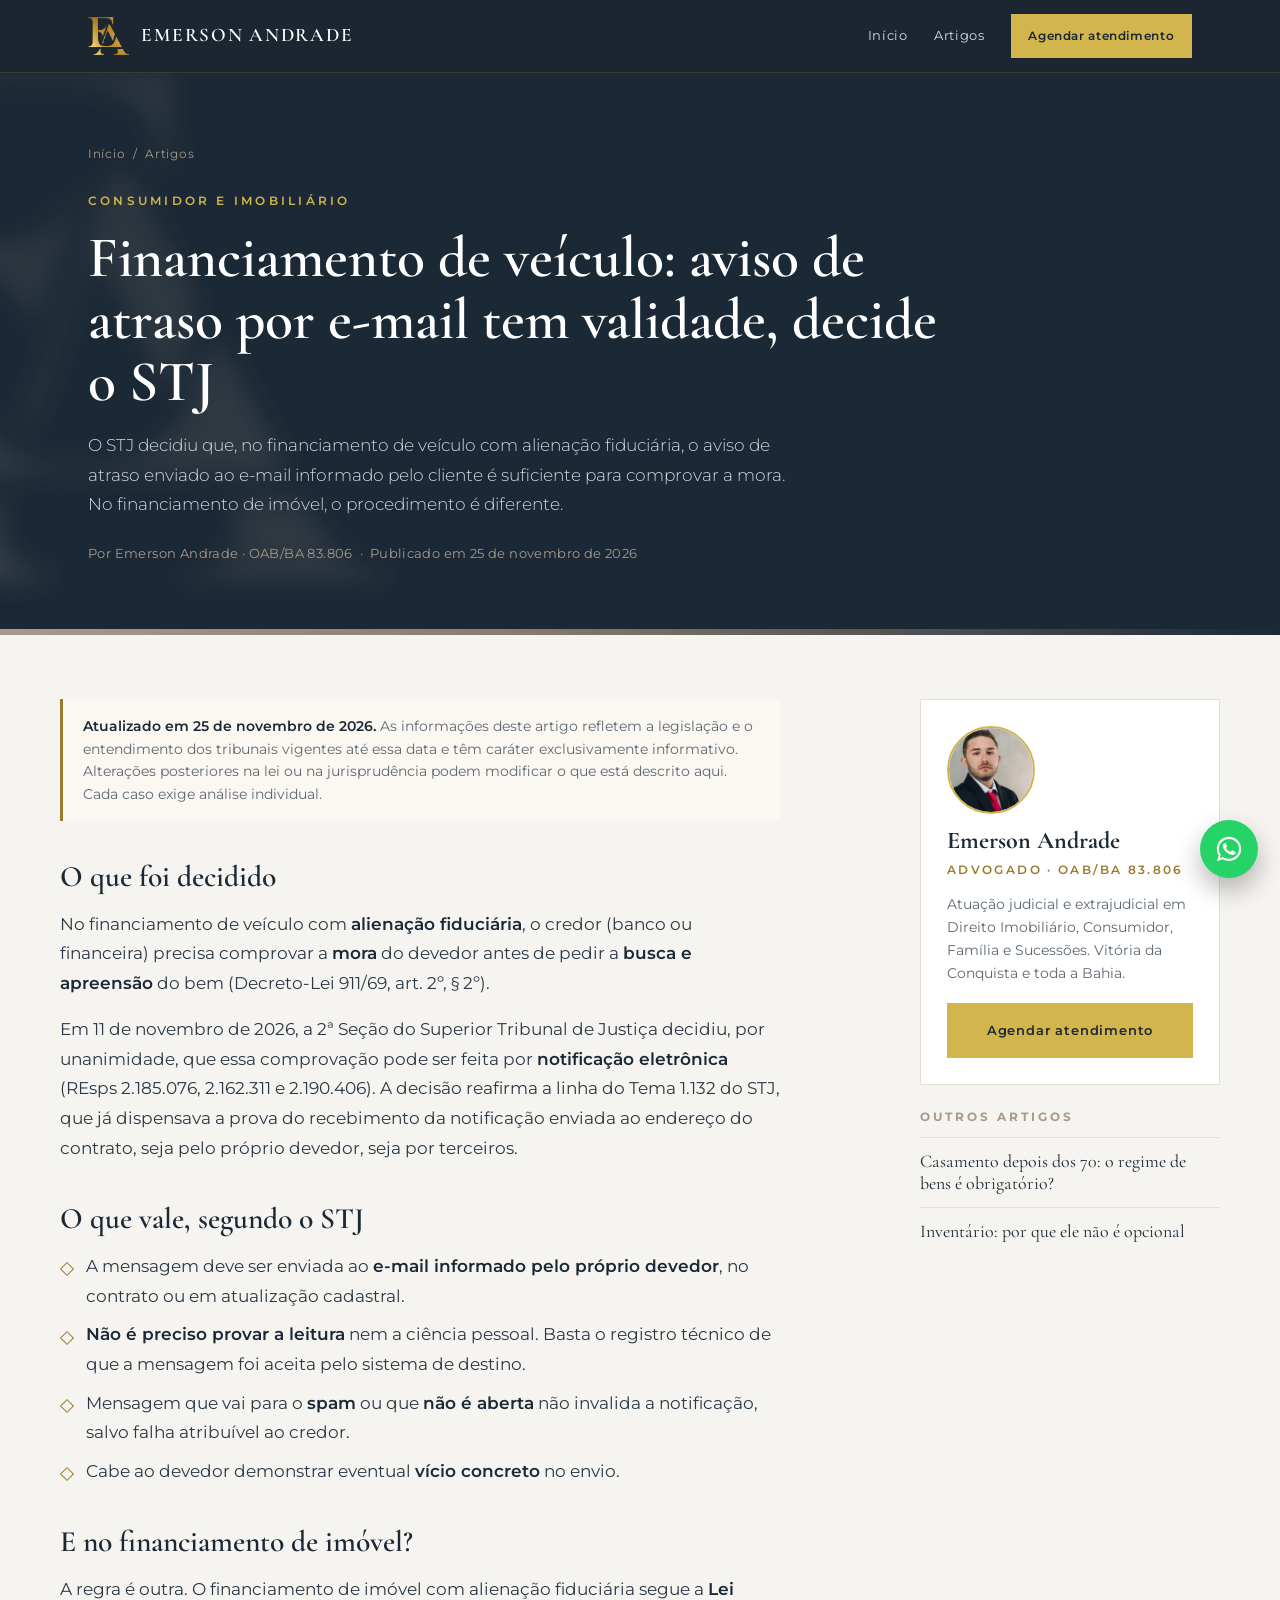
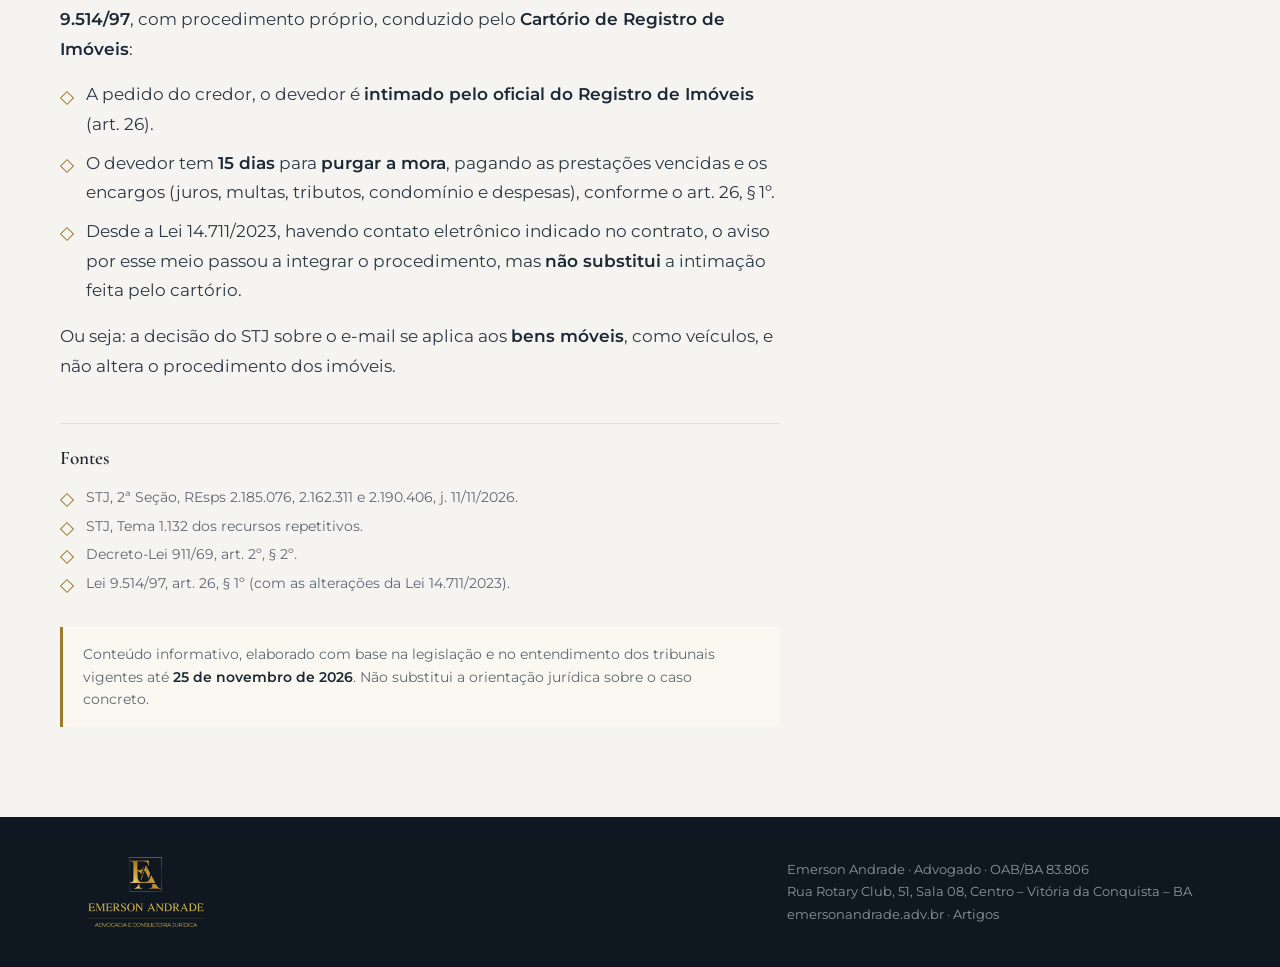
<file: artigos/stj-aviso-de-atraso-por-email-financiamento-de-veiculo/index.html>
<!doctype html>
<html lang="pt-BR">
<head>
<meta charset="utf-8">
<meta name="viewport" content="width=device-width, initial-scale=1">
<title>Financiamento de veículo: aviso de atraso por e-mail tem validade, decide o STJ | Emerson Andrade, Advogado</title>
<meta name="description" content="O STJ decidiu que, na alienação fiduciária de veículos, o aviso de atraso enviado por e-mail comprova a mora do devedor. No financiamento de imóvel, a regra é outra.">
<link rel="canonical" href="https://emersonandrade.adv.br/artigos/stj-aviso-de-atraso-por-email-financiamento-de-veiculo/">
<meta property="og:type" content="article">
<meta property="og:locale" content="pt_BR">
<meta property="og:title" content="Financiamento de veículo: aviso de atraso por e-mail tem validade, decide o STJ">
<meta property="og:description" content="O STJ decidiu que, na alienação fiduciária de veículos, o aviso de atraso enviado por e-mail comprova a mora do devedor. No financiamento de imóvel, a regra é outra.">
<meta property="og:image" content="https://emersonandrade.adv.br/img/artigos/stj-aviso-de-atraso-por-email-financiamento-de-veiculo.jpg">
<meta property="og:url" content="https://emersonandrade.adv.br/artigos/stj-aviso-de-atraso-por-email-financiamento-de-veiculo/">
<meta name="theme-color" content="#1B2936">
<link rel="icon" type="image/png" href="/img/favicon.png">
<link rel="preconnect" href="https://fonts.googleapis.com"><link rel="preconnect" href="https://fonts.gstatic.com" crossorigin><link href="https://fonts.googleapis.com/css2?family=Cormorant+Garamond:wght@500;600&family=Montserrat:wght@300;400;500;600&display=swap" rel="stylesheet">
<link rel="stylesheet" href="/artigos/artigos.css">
<script type="application/ld+json">{"@context": "https://schema.org", "@type": "Article", "headline": "Financiamento de veículo: aviso de atraso por e-mail tem validade, decide o STJ", "description": "O STJ decidiu que, na alienação fiduciária de veículos, o aviso de atraso enviado por e-mail comprova a mora do devedor. No financiamento de imóvel, a regra é outra.", "image": "https://emersonandrade.adv.br/img/artigos/stj-aviso-de-atraso-por-email-financiamento-de-veiculo.jpg", "datePublished": "2026-11-25", "dateModified": "2026-11-25", "inLanguage": "pt-BR", "mainEntityOfPage": "https://emersonandrade.adv.br/artigos/stj-aviso-de-atraso-por-email-financiamento-de-veiculo/", "author": {"@type": "Person", "@id": "https://emersonandrade.adv.br/#emerson", "name": "Emerson Andrade", "jobTitle": "Advogado", "identifier": "OAB/BA 83.806", "url": "https://emersonandrade.adv.br/"}, "publisher": {"@type": "LegalService", "name": "Emerson Andrade Advocacia e Consultoria Jurídica", "url": "https://emersonandrade.adv.br/", "logo": {"@type": "ImageObject", "url": "https://emersonandrade.adv.br/img/favicon.png"}}}</script>
<script type="application/ld+json">{"@context": "https://schema.org", "@type": "BreadcrumbList", "itemListElement": [{"@type": "ListItem", "position": 1, "name": "Início", "item": "https://emersonandrade.adv.br/"}, {"@type": "ListItem", "position": 2, "name": "Artigos", "item": "https://emersonandrade.adv.br/artigos/"}, {"@type": "ListItem", "position": 3, "name": "Financiamento de veículo: aviso de atraso por e-mail tem validade, decide o STJ", "item": "https://emersonandrade.adv.br/artigos/stj-aviso-de-atraso-por-email-financiamento-de-veiculo/"}]}</script>
</head>
<body>
<header>
  <div class="wrap nav">
    <a class="brand" href="/" aria-label="Emerson Andrade — início"><img src="/img/monograma.png" alt="" width="114" height="102"><strong>EMERSON ANDRADE</strong></a>
    <nav class="nav-links">
      <a class="hide-m" href="/">Início</a>
      <a class="hide-m" href="/artigos/">Artigos</a>
      <a class="btn btn-gold" href="https://wa.me/5577998659195?text=Ol%C3%A1%21%20Gostaria%20de%20agendar%20um%20atendimento." target="_blank" rel="noopener">Agendar atendimento</a>
    </nav>
  </div>
</header>
<section class="hero">
  <div class="wrap">
    <div class="crumbs"><a href="/">Início</a> &nbsp;/&nbsp; <a href="/artigos/">Artigos</a></div>
    <div class="eyebrow">Consumidor e Imobiliário</div>
    <h1>Financiamento de veículo: aviso de atraso por e-mail tem validade, decide o STJ</h1>
    <p class="lead">O STJ decidiu que, no financiamento de veículo com alienação fiduciária, o aviso de atraso enviado ao e-mail informado pelo cliente é suficiente para comprovar a mora. No financiamento de imóvel, o procedimento é diferente.</p>
    <div class="meta">Por Emerson Andrade · OAB/BA 83.806 &nbsp;·&nbsp; Publicado em 25 de novembro de 2026</div>
  </div>
</section>
<div class="gradbar" aria-hidden="true"></div>
<main class="wrap article-grid">
  <article class="prose">
    <div class="notice"><b>Atualizado em 25 de novembro de 2026.</b> As informações deste artigo refletem a legislação e o entendimento dos tribunais vigentes até essa data e têm caráter exclusivamente informativo. Alterações posteriores na lei ou na jurisprudência podem modificar o que está descrito aqui. Cada caso exige análise individual.</div>
    
<h2>O que foi decidido</h2>
<p>No financiamento de veículo com <strong>alienação fiduciária</strong>, o credor (banco ou financeira) precisa comprovar a <strong>mora</strong> do devedor antes de pedir a <strong>busca e apreensão</strong> do bem (Decreto-Lei 911/69, art. 2º, § 2º).</p>
<p>Em 11 de novembro de 2026, a 2ª Seção do Superior Tribunal de Justiça decidiu, por unanimidade, que essa comprovação pode ser feita por <strong>notificação eletrônica</strong> (REsps 2.185.076, 2.162.311 e 2.190.406). A decisão reafirma a linha do Tema 1.132 do STJ, que já dispensava a prova do recebimento da notificação enviada ao endereço do contrato, seja pelo próprio devedor, seja por terceiros.</p>

<h2>O que vale, segundo o STJ</h2>
<ul>
<li>A mensagem deve ser enviada ao <strong>e-mail informado pelo próprio devedor</strong>, no contrato ou em atualização cadastral.</li>
<li><strong>Não é preciso provar a leitura</strong> nem a ciência pessoal. Basta o registro técnico de que a mensagem foi aceita pelo sistema de destino.</li>
<li>Mensagem que vai para o <strong>spam</strong> ou que <strong>não é aberta</strong> não invalida a notificação, salvo falha atribuível ao credor.</li>
<li>Cabe ao devedor demonstrar eventual <strong>vício concreto</strong> no envio.</li>
</ul>

<h2>E no financiamento de imóvel?</h2>
<p>A regra é outra. O financiamento de imóvel com alienação fiduciária segue a <strong>Lei 9.514/97</strong>, com procedimento próprio, conduzido pelo <strong>Cartório de Registro de Imóveis</strong>:</p>
<ul>
<li>A pedido do credor, o devedor é <strong>intimado pelo oficial do Registro de Imóveis</strong> (art. 26).</li>
<li>O devedor tem <strong>15 dias</strong> para <strong>purgar a mora</strong>, pagando as prestações vencidas e os encargos (juros, multas, tributos, condomínio e despesas), conforme o art. 26, § 1º.</li>
<li>Desde a Lei 14.711/2023, havendo contato eletrônico indicado no contrato, o aviso por esse meio passou a integrar o procedimento, mas <strong>não substitui</strong> a intimação feita pelo cartório.</li>
</ul>
<p>Ou seja: a decisão do STJ sobre o e-mail se aplica aos <strong>bens móveis</strong>, como veículos, e não altera o procedimento dos imóveis.</p>

    <div class="sources"><h2>Fontes</h2><ul><li>STJ, 2ª Seção, REsps 2.185.076, 2.162.311 e 2.190.406, j. 11/11/2026.</li><li>STJ, Tema 1.132 dos recursos repetitivos.</li><li>Decreto-Lei 911/69, art. 2º, § 2º.</li><li>Lei 9.514/97, art. 26, § 1º (com as alterações da Lei 14.711/2023).</li></ul></div>
    <div class="notice end">Conteúdo informativo, elaborado com base na legislação e no entendimento dos tribunais vigentes até <b>25 de novembro de 2026</b>. Não substitui a orientação jurídica sobre o caso concreto.</div>
  </article>
  <aside>
    <div class="author">
      <img src="/img/emerson-retrato.jpg" alt="Emerson Andrade" width="760" height="760">
      <h3>Emerson Andrade</h3>
      <div class="oab">ADVOGADO · OAB/BA 83.806</div>
      <p>Atuação judicial e extrajudicial em Direito Imobiliário, Consumidor, Família e Sucessões. Vitória da Conquista e toda a Bahia.</p>
      <a class="btn btn-gold" href="https://wa.me/5577998659195?text=Ol%C3%A1%21%20Li%20o%20artigo%20sobre%20financiamento%20e%20aviso%20de%20atraso%20por%20e-mail%20e%20gostaria%20de%20agendar%20um%20atendimento." target="_blank" rel="noopener">Agendar atendimento</a>
    </div>
    <div class="more"><h4>Outros artigos</h4><a href="/artigos/casamento-depois-dos-70-regime-de-bens/">Casamento depois dos 70: o regime de bens é obrigatório?</a><a href="/artigos/inventario-por-que-nao-e-opcional/">Inventário: por que ele não é opcional</a></div>
  </aside>
</main>
<footer>
  <div class="wrap foot">
    <img src="/img/logo.png" alt="Emerson Andrade Advocacia e Consultoria Jurídica" width="808" height="486">
    <div>Emerson Andrade · Advogado · OAB/BA 83.806<br>Rua Rotary Club, 51, Sala 08, Centro – Vitória da Conquista – BA<br><a href="/">emersonandrade.adv.br</a> · <a href="/artigos/">Artigos</a></div>
  </div>
</footer>
<a class="wa" href="https://wa.me/5577998659195?text=Ol%C3%A1%21%20Gostaria%20de%20agendar%20um%20atendimento." target="_blank" rel="noopener" aria-label="Falar pelo WhatsApp"><svg viewBox="0 0 32 32" aria-hidden="true"><path d="M16 3C8.8 3 3 8.7 3 15.8c0 2.5.7 4.9 2 7L3 29l6.4-2c2 1.1 4.3 1.7 6.6 1.7 7.2 0 13-5.7 13-12.8S23.2 3 16 3zm0 23.4c-2.1 0-4.1-.6-5.8-1.6l-.4-.2-3.8 1.2 1.2-3.7-.3-.4c-1.1-1.8-1.7-3.8-1.7-5.9C5.2 9.9 10 5.2 16 5.2s10.8 4.7 10.8 10.6S22 26.4 16 26.4zm5.9-7.9c-.3-.2-1.9-.9-2.2-1-.3-.1-.5-.2-.7.2-.2.3-.8 1-1 1.2-.2.2-.4.2-.7.1-.3-.2-1.4-.5-2.6-1.6-1-.9-1.6-1.9-1.8-2.2-.2-.3 0-.5.1-.7l.5-.6c.2-.2.2-.4.3-.6.1-.2 0-.4 0-.6l-1-2.4c-.3-.6-.5-.5-.7-.5h-.6c-.2 0-.6.1-.9.4-.3.3-1.2 1.1-1.2 2.8s1.2 3.2 1.4 3.5c.2.2 2.4 3.6 5.8 5 .8.3 1.4.5 1.9.7.8.3 1.5.2 2.1.1.6-.1 1.9-.8 2.2-1.5.3-.7.3-1.4.2-1.5-.1-.2-.3-.3-.6-.4z"/></svg></a>
</body>
</html>
</file>
<file: artigos/artigos.css>
:root{
  --navy:#1B2936; --navy-deep:#141F2A; --night:#0F1821;
  --gold:#D2B54C; --gold-deep:#9C7A2C; --sand:#A79A8A;
  --paper:#F6F4F0; --line:#E4DED3; --white:#fff; --text:#2B3946; --muted:#5D6873;
  --serif:'Cormorant Garamond', Georgia, 'Times New Roman', serif;
  --sans:'Montserrat', system-ui, -apple-system, 'Segoe UI', Roboto, sans-serif;
}
*{box-sizing:border-box;margin:0;padding:0}
html{scroll-behavior:smooth}
body{font-family:var(--sans);color:var(--text);background:var(--paper);line-height:1.75;font-size:17px;-webkit-font-smoothing:antialiased}
img{max-width:100%;height:auto;display:block}
a{color:inherit}
:focus-visible{outline:2px solid var(--gold);outline-offset:3px}
.wrap{max-width:1160px;margin:0 auto;padding:0 28px}
.gold-text{background:linear-gradient(100deg,#B98A2F 0%,#E8C76A 45%,#C99B3C 75%,#E3BF5E 100%);-webkit-background-clip:text;background-clip:text;color:transparent}

/* header */
header{position:sticky;top:0;z-index:50;background:rgba(20,31,42,.97);border-bottom:1px solid rgba(210,181,76,.16)}
.nav{display:flex;align-items:center;justify-content:space-between;height:72px;gap:20px}
.brand{display:flex;align-items:center;gap:12px;text-decoration:none;color:var(--white)}
.brand img{height:38px;width:auto}
.brand strong{font-family:var(--serif);font-weight:600;font-size:1.2rem;letter-spacing:.09em;white-space:nowrap}
.nav-links{display:flex;align-items:center;gap:26px}
.nav-links a{color:#D5DAE0;text-decoration:none;font-size:.84rem;letter-spacing:.05em;white-space:nowrap}
.nav-links a:hover{color:var(--gold)}
.btn{display:inline-flex;align-items:center;justify-content:center;gap:.6rem;padding:.9rem 1.5rem;font-weight:600;font-size:.84rem;letter-spacing:.06em;text-decoration:none;border:1.5px solid var(--gold);font-family:var(--sans);transition:background .2s,color .2s}
.btn-gold{background:var(--gold);color:var(--navy)!important}
.btn-gold:hover{background:#E0C35F}
.btn-dark{color:var(--navy);border-color:var(--navy)}
.btn-dark:hover{background:var(--navy);color:var(--white)}
.nav .btn{padding:.6rem 1.05rem;font-size:.78rem}

/* hero */
.hero{background:var(--navy);color:var(--white);position:relative;overflow:hidden;padding:70px 0 64px}
.hero::before{content:"";position:absolute;left:-200px;top:-40px;width:620px;height:600px;background:url(/img/marca-dagua.png) no-repeat left top/contain;opacity:.32;pointer-events:none}
.hero .wrap{position:relative}
.crumbs{font-size:.78rem;letter-spacing:.06em;color:var(--sand)}
.crumbs a{color:var(--sand);text-decoration:none}
.crumbs a:hover{color:var(--gold)}
.eyebrow{display:inline-block;font-size:.72rem;letter-spacing:.28em;text-transform:uppercase;font-weight:600;color:var(--gold);margin-top:26px}
.hero h1{font-family:var(--serif);font-weight:600;font-size:clamp(2.2rem,4.6vw,3.6rem);line-height:1.08;max-width:880px;margin-top:12px}
.hero .lead{color:#D3D9DF;font-weight:300;font-size:1.06rem;max-width:720px;margin-top:18px}
.meta{margin-top:22px;font-size:.82rem;color:var(--sand);letter-spacing:.03em}
.gradbar{height:6px;background:linear-gradient(90deg,#A79A8A,#8A7C6C 40%,var(--navy))}

/* article */
.article-grid{display:grid;grid-template-columns:minmax(0,1fr) 300px;gap:64px;padding:64px 0 90px;align-items:start}
.notice{border-left:3px solid var(--gold-deep);background:#FBF8F1;padding:16px 20px;font-size:.88rem;color:var(--muted);line-height:1.6}
.notice b{color:var(--navy);font-weight:600}
.prose{max-width:720px}
.prose h2{font-family:var(--serif);font-weight:600;font-size:1.85rem;line-height:1.15;color:var(--navy);margin:2.4rem 0 .8rem}
.prose p{margin-top:1rem}
.prose ul{margin:1rem 0 0 0;list-style:none}
.prose li{position:relative;padding-left:26px;margin-top:.55rem}
.prose li::before{content:"";position:absolute;left:2px;top:.72em;width:8px;height:8px;border:1.5px solid var(--gold-deep);transform:rotate(45deg)}
.prose strong{color:var(--navy);font-weight:600}
.prose .box{margin-top:1.6rem;border:1px solid var(--line);background:var(--white);padding:20px 24px}
.prose .box h3{font-family:var(--serif);font-size:1.35rem;color:var(--navy);margin-bottom:.4rem}
.prose table{width:100%;border-collapse:collapse;margin-top:1.4rem;font-size:.94rem;background:var(--white)}
.prose th,.prose td{border:1px solid var(--line);padding:12px 14px;text-align:left;vertical-align:top}
.prose th{background:var(--navy);color:var(--white);font-weight:500;font-size:.82rem;letter-spacing:.04em}
.prose td:first-child{font-weight:600;color:var(--navy);white-space:nowrap}
.sources{margin-top:2.6rem;border-top:1px solid var(--line);padding-top:1.4rem;font-size:.86rem;color:var(--muted)}
.sources h2{font-size:1.2rem!important;margin:0 0 .6rem!important}
.sources li{margin-top:.3rem}
.notice.end{margin-top:2rem}

/* sidebar */
aside{position:sticky;top:100px}
.author{background:var(--white);border:1px solid var(--line);padding:26px}
.author img{width:88px;height:88px;object-fit:cover;object-position:50% 20%;border-radius:50%;border:2px solid var(--gold)}
.author h3{font-family:var(--serif);font-size:1.5rem;color:var(--navy);margin-top:14px;line-height:1.1}
.author .oab{font-size:.74rem;letter-spacing:.2em;color:var(--gold-deep);font-weight:600;margin-top:6px}
.author p{font-size:.9rem;color:var(--muted);margin-top:12px;line-height:1.6}
.author .btn{width:100%;margin-top:18px}
.more{margin-top:22px}
.more h4{font-size:.72rem;letter-spacing:.26em;text-transform:uppercase;color:var(--sand);margin-bottom:10px}
.more a{display:block;text-decoration:none;color:var(--navy);font-family:var(--serif);font-size:1.12rem;line-height:1.25;padding:12px 0;border-top:1px solid var(--line)}
.more a:hover{color:var(--gold-deep)}

/* listing */
.list{display:grid;grid-template-columns:repeat(3,1fr);gap:28px;padding:64px 0 30px}
.card{background:var(--white);border:1px solid var(--line);text-decoration:none;display:flex;flex-direction:column;transition:transform .2s,box-shadow .2s,border-color .2s}
.card:hover{transform:translateY(-3px);box-shadow:0 16px 30px rgba(27,41,54,.1);border-color:var(--gold)}
.card img{aspect-ratio:4/3;object-fit:cover;object-position:50% 50%;width:100%}
.card .in{padding:22px 24px 26px;display:flex;flex-direction:column;flex:1}
.card .cat{font-size:.7rem;letter-spacing:.24em;text-transform:uppercase;color:var(--gold-deep);font-weight:600}
.card h2{font-family:var(--serif);font-weight:600;font-size:1.5rem;line-height:1.15;color:var(--navy);margin-top:8px}
.card p{font-size:.92rem;color:var(--muted);margin-top:10px;flex:1}
.card .dt{font-size:.78rem;color:var(--sand);margin-top:16px}
.list-note{font-size:.85rem;color:var(--muted);padding-bottom:80px;max-width:760px}

footer{background:var(--night);color:#8C96A0;font-size:.82rem;padding:40px 0}
.foot{display:flex;justify-content:space-between;align-items:center;gap:24px;flex-wrap:wrap}
.foot img{height:70px;width:auto}
.foot a{text-decoration:none}
.foot a:hover{color:var(--gold)}

.wa{position:fixed;right:22px;bottom:22px;z-index:60;width:58px;height:58px;border-radius:50%;background:#25D366;display:flex;align-items:center;justify-content:center;box-shadow:0 12px 26px rgba(0,0,0,.28)}
.wa svg{width:30px;height:30px;fill:#fff}

@media (max-width:980px){
  .article-grid{grid-template-columns:1fr;gap:44px}
  aside{position:static}
  .list{grid-template-columns:1fr 1fr}
}
@media (max-width:760px){
  body{font-size:16px}
  .wrap{padding:0 20px}
  .nav-links .hide-m{display:none}
  .brand strong{font-size:1rem}
  .hero{padding:48px 0 44px}
  .list{grid-template-columns:1fr;padding-top:44px}
  .prose td:first-child{white-space:normal}
  .prose table{font-size:.86rem}
  .prose th,.prose td{padding:10px}
}
@media (max-width:420px){.nav .btn{display:none}}
</file>
